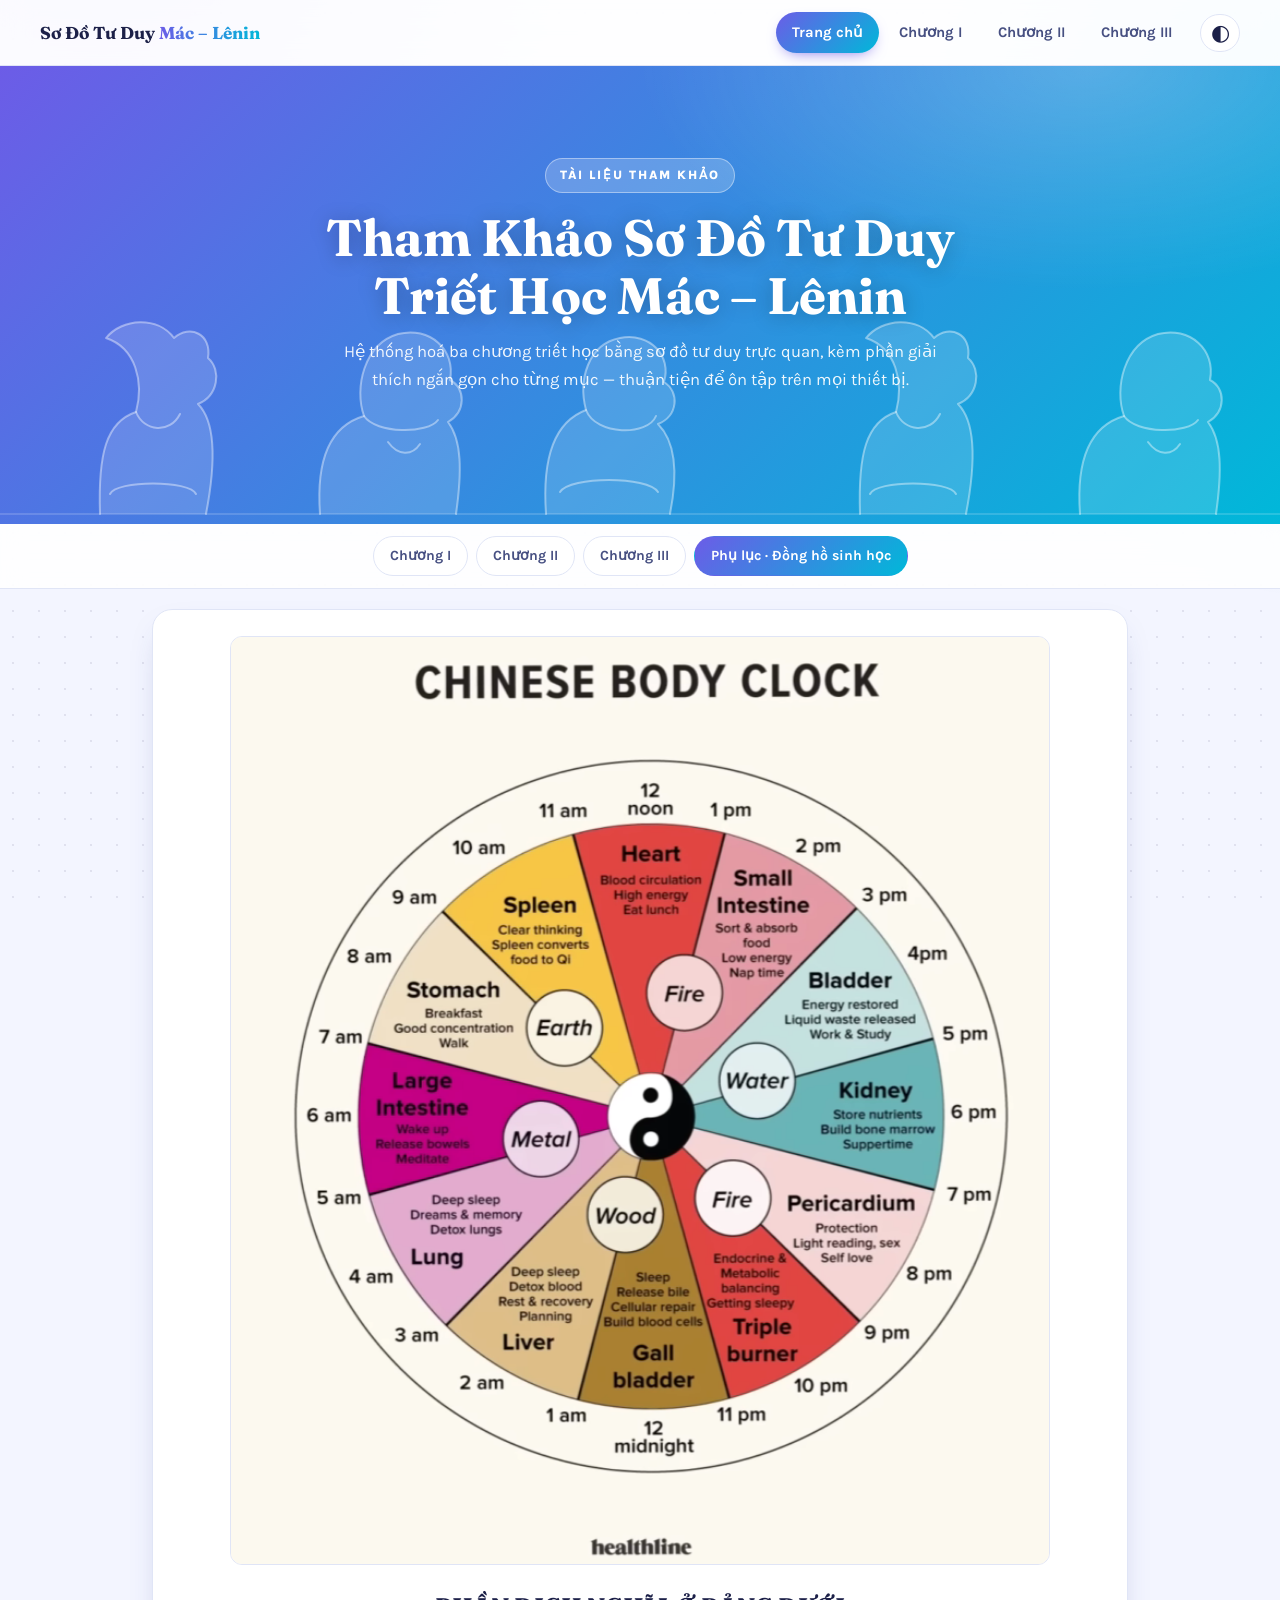
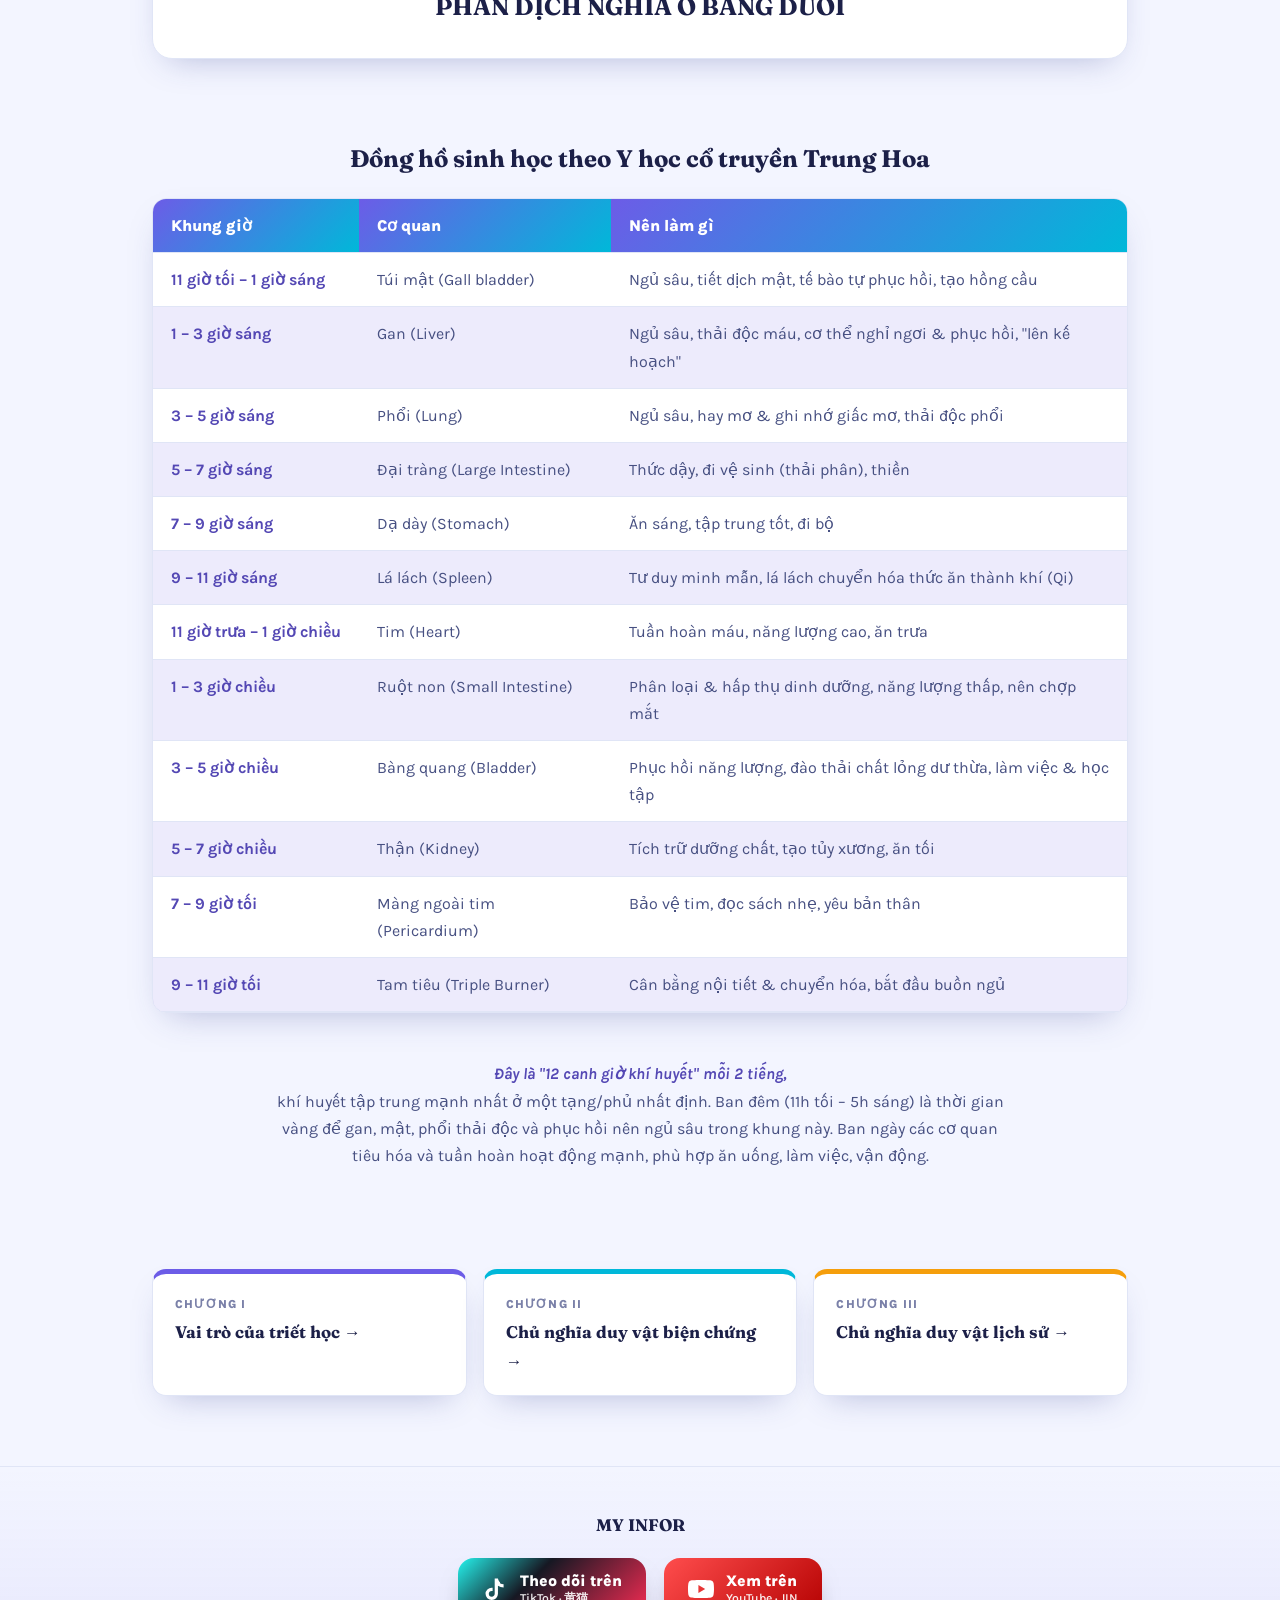
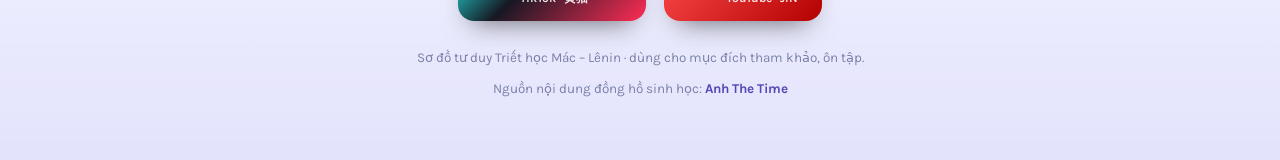
<file: index.html>
<!doctype html>
<html lang="vi">
<head>
  <meta charset="UTF-8" />
  <meta name="viewport" content="width=device-width, initial-scale=1.0, viewport-fit=cover" />
  <title>Tham Khảo Sơ Đồ Tư Duy Triết Học Mác – Lênin</title>
  <meta name="description" content="Sơ đồ tư duy tổng hợp ba chương Triết học Mác – Lênin, kèm bảng đồng hồ sinh học tham khảo.">
  <link rel="preconnect" href="https://fonts.googleapis.com">
  <script>try{var t=localStorage.getItem('theme');if(t)document.documentElement.setAttribute('data-theme',t)}catch(e){}</script>
  <link rel="stylesheet" href="style.css">
</head>
<body class="home">
  <div id="reading-progress"></div>

  <header class="topbar">
    <a class="brand" href="index.html">Sơ Đồ Tư Duy <span>Mác – Lênin</span></a>
    <div class="actions">
      <button class="theme-toggle" aria-label="Đổi giao diện sáng/tối" title="Sáng / Tối">◐</button>
      <button class="nav-toggle" aria-label="Mở menu" aria-expanded="false"><span></span></button>
    </div>
    <ul class="nav-links">
      <li><a href="index.html" aria-current="page">Trang chủ</a></li>
      <li><a href="chuongI.html">Chương I</a></li>
      <li><a href="chuongII.html">Chương II</a></li>
      <li><a href="chuongIII.html">Chương III</a></li>
    </ul>
  </header>

  <section class="hero">
    <span class="eyebrow">TÀI LIỆU THAM KHẢO</span>
    <h1>Tham Khảo Sơ Đồ Tư Duy<br>Triết Học Mác – Lênin</h1>
    <p class="dek">Hệ thống hoá ba chương triết học bằng sơ đồ tư duy trực quan, kèm phần giải thích ngắn gọn cho từng mục — thuận tiện để ôn tập trên mọi thiết bị.</p>
  </section>

  <nav class="toc" aria-label="Mục lục chương">
    <a href="chuongI.html">Chương I</a>
    <a href="chuongII.html">Chương II</a>
    <a href="chuongIII.html">Chương III</a>
    <a href="#thamkhao">Phụ lục · Đồng hồ sinh học</a>
  </nav>

  <main class="container">
    <div class="section">
      <div class="image-box overview-img">
        <div class="image-placeholder">
          <img width="750" height="850" src="img/thoigian.png" alt="Đồng hồ sinh học theo Y học cổ truyền Trung Hoa" loading="lazy">
        </div>
        <h2 id="uh">PHẦN DỊCH NGHĨA Ở BẢNG DƯỚI</h2>
      </div>
    </div>
  </main>

  <div class="table-section" id="thamkhao">
    <h2>Đồng hồ sinh học theo Y học cổ truyền Trung Hoa</h2>
    <table class="data-table">
      <thead>
        <tr>
          <th>Khung giờ</th>
          <th>Cơ quan</th>
          <th>Nên làm gì</th>
        </tr>
      </thead>
      <tbody>
        <tr>
          <td>11 giờ tối – 1 giờ sáng</td>
          <td>Túi mật (Gall bladder)</td>
          <td>Ngủ sâu, tiết dịch mật, tế bào tự phục hồi, tạo hồng cầu</td>
        </tr>
        <tr>
          <td>1 – 3 giờ sáng</td>
          <td>Gan (Liver)</td>
          <td>Ngủ sâu, thải độc máu, cơ thể nghỉ ngơi & phục hồi, "lên kế hoạch"</td>
        </tr>
        <tr>
          <td>3 – 5 giờ sáng</td>
          <td>Phổi (Lung)</td>
          <td>Ngủ sâu, hay mơ & ghi nhớ giấc mơ, thải độc phổi</td>
        </tr>
        <tr>
          <td>5 – 7 giờ sáng</td>
          <td>Đại tràng (Large Intestine)</td>
          <td>Thức dậy, đi vệ sinh (thải phân), thiền</td>
        </tr>
        <tr>
          <td>7 – 9 giờ sáng</td>
          <td>Dạ dày (Stomach)</td>
          <td>Ăn sáng, tập trung tốt, đi bộ</td>
        </tr>
        <tr>
          <td>9 – 11 giờ sáng</td>
          <td>Lá lách (Spleen)</td>
          <td>Tư duy minh mẫn, lá lách chuyển hóa thức ăn thành khí (Qi)</td>
        </tr>
        <tr>
          <td>11 giờ trưa – 1 giờ chiều</td>
          <td>Tim (Heart)</td>
          <td>Tuần hoàn máu, năng lượng cao, ăn trưa</td>
        </tr>
        <tr>
          <td>1 – 3 giờ chiều</td>
          <td>Ruột non (Small Intestine)</td>
          <td>Phân loại & hấp thụ dinh dưỡng, năng lượng thấp, nên chợp mắt</td>
        </tr>
        <tr>
          <td>3 – 5 giờ chiều</td>
          <td>Bàng quang (Bladder)</td>
          <td>Phục hồi năng lượng, đào thải chất lỏng dư thừa, làm việc & học tập</td>
        </tr>
        <tr>
          <td>5 – 7 giờ chiều</td>
          <td>Thận (Kidney)</td>
          <td>Tích trữ dưỡng chất, tạo tủy xương, ăn tối</td>
        </tr>
        <tr>
          <td>7 – 9 giờ tối</td>
          <td>Màng ngoài tim (Pericardium)</td>
          <td>Bảo vệ tim, đọc sách nhẹ, yêu bản thân</td>
        </tr>
        <tr>
          <td>9 – 11 giờ tối</td>
          <td>Tam tiêu (Triple Burner)</td>
          <td>Cân bằng nội tiết & chuyển hóa, bắt đầu buồn ngủ</td>
        </tr>
      </tbody>
    </table>
    <br>
    <div class="room">
      <em>Đây là "12 canh giờ khí huyết" mỗi 2 tiếng,</em> <br>khí huyết tập trung mạnh nhất ở một tạng/phủ nhất định. Ban đêm (11h tối – 5h sáng) là thời gian vàng để gan, mật, phổi thải độc và phục hồi nên ngủ sâu trong khung này. Ban ngày các cơ quan tiêu hóa và tuần hoàn hoạt động mạnh, phù hợp ăn uống, làm việc, vận động.
    </div>
  </div>

  <div class="chapter-switch">
    <a href="chuongI.html">
      <span class="cs-eyebrow">CHƯƠNG I</span>
      <span class="cs-title">Vai trò của triết học →</span>
    </a>
    <a href="chuongII.html">
      <span class="cs-eyebrow">CHƯƠNG II</span>
      <span class="cs-title">Chủ nghĩa duy vật biện chứng →</span>
    </a>
    <a href="chuongIII.html">
      <span class="cs-eyebrow">CHƯƠNG III</span>
      <span class="cs-title">Chủ nghĩa duy vật lịch sử →</span>
    </a>
  </div>

  <footer class="site-footer">
    <div class="foot-title">MY INFOR</div>
    <div class="social-row">
      <a class="social-card tiktok" href="https://www.tiktok.com/@huang_mings" target="_blank" rel="noopener">
        <svg viewBox="0 0 24 24" width="26" height="26" fill="currentColor" aria-hidden="true">
          <path d="M16.6 5.82c-1.02-.86-1.68-2.06-1.86-3.42h-3.02v14.09c0 1.5-1.22 2.71-2.72 2.71a2.71 2.71 0 0 1-2.72-2.71 2.71 2.71 0 0 1 2.72-2.71c.28 0 .55.04.8.12v-3.07a5.9 5.9 0 0 0-.8-.06 5.72 5.72 0 0 0-5.72 5.72A5.72 5.72 0 0 0 9 22.21a5.72 5.72 0 0 0 5.72-5.72V9.01a8.9 8.9 0 0 0 5.2 1.67V7.66c-1.16 0-2.29-.37-3.32-1.05-.02.02-.04 0 0 0z"/>
        </svg>
        <span class="sc-text">Theo dõi trên<br><small>TikTok · 黄猫</small></span>
      </a>

      <a class="social-card youtube" href="http://www.youtube.com/@ghoulboy-208" target="_blank" rel="noopener">
        <svg viewBox="0 0 24 24" width="26" height="26" fill="currentColor" aria-hidden="true">
          <path d="M23.5 6.2a3 3 0 0 0-2.1-2.1C19.6 3.6 12 3.6 12 3.6s-7.6 0-9.4.5a3 3 0 0 0-2.1 2.1C0 8 0 12 0 12s0 4 .5 5.8a3 3 0 0 0 2.1 2.1c1.8.5 9.4.5 9.4.5s7.6 0 9.4-.5a3 3 0 0 0 2.1-2.1C24 16 24 12 24 12s0-4-.5-5.8ZM9.6 15.6V8.4l6.3 3.6-6.3 3.6Z"/>
        </svg>
        <span class="sc-text">Xem trên<br><small>YouTube · JIN</small></span>
      </a>
    </div>
    <p class="legal">Sơ đồ tư duy Triết học Mác – Lênin · dùng cho mục đích tham khảo, ôn tập.</p>
    <p class="legal">Nguồn nội dung đồng hồ sinh học: <strong>Anh The Time</strong></p>
  </footer>

  <button id="back-to-top" aria-label="Về đầu trang">↑</button>
  <div id="lightbox">
    <button class="lb-close" aria-label="Đóng">✕</button>
    <img alt="">
  </div>

  <script src="script.js"></script>
</body>
</html>
</file>
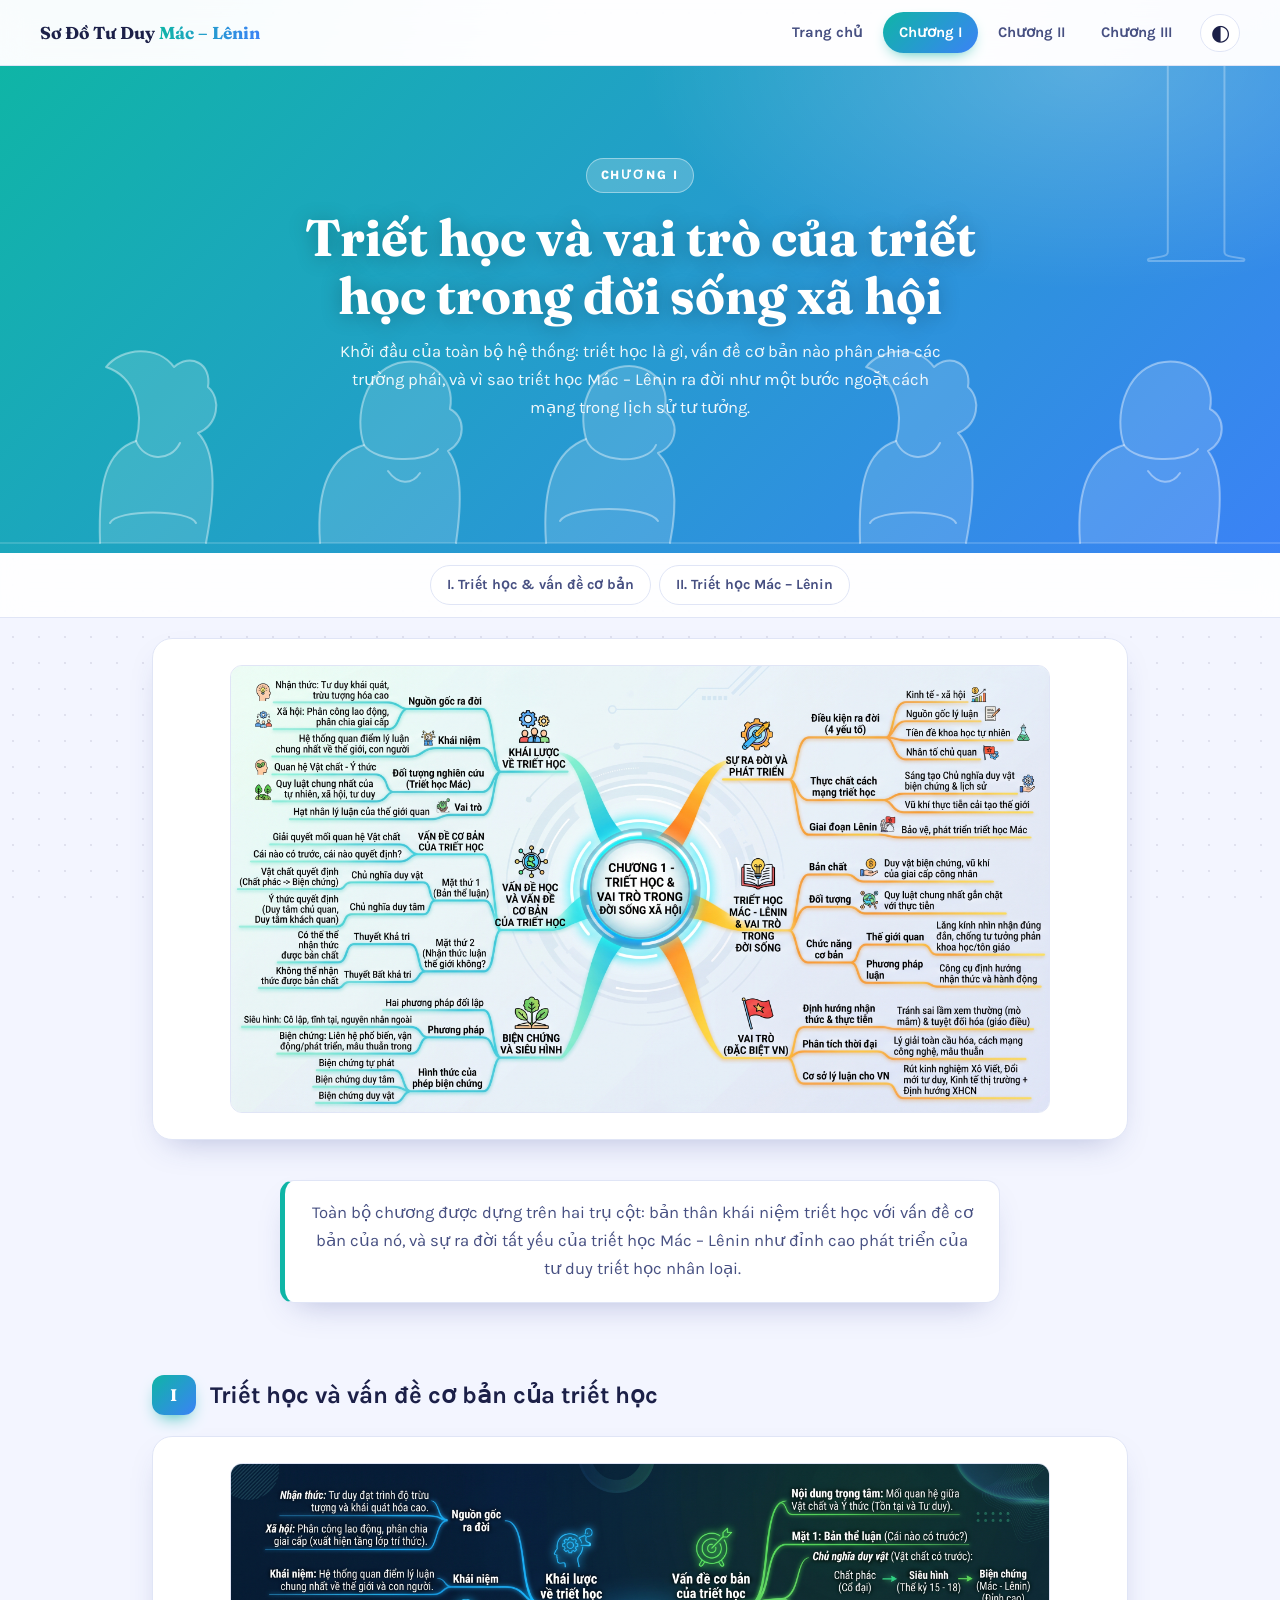
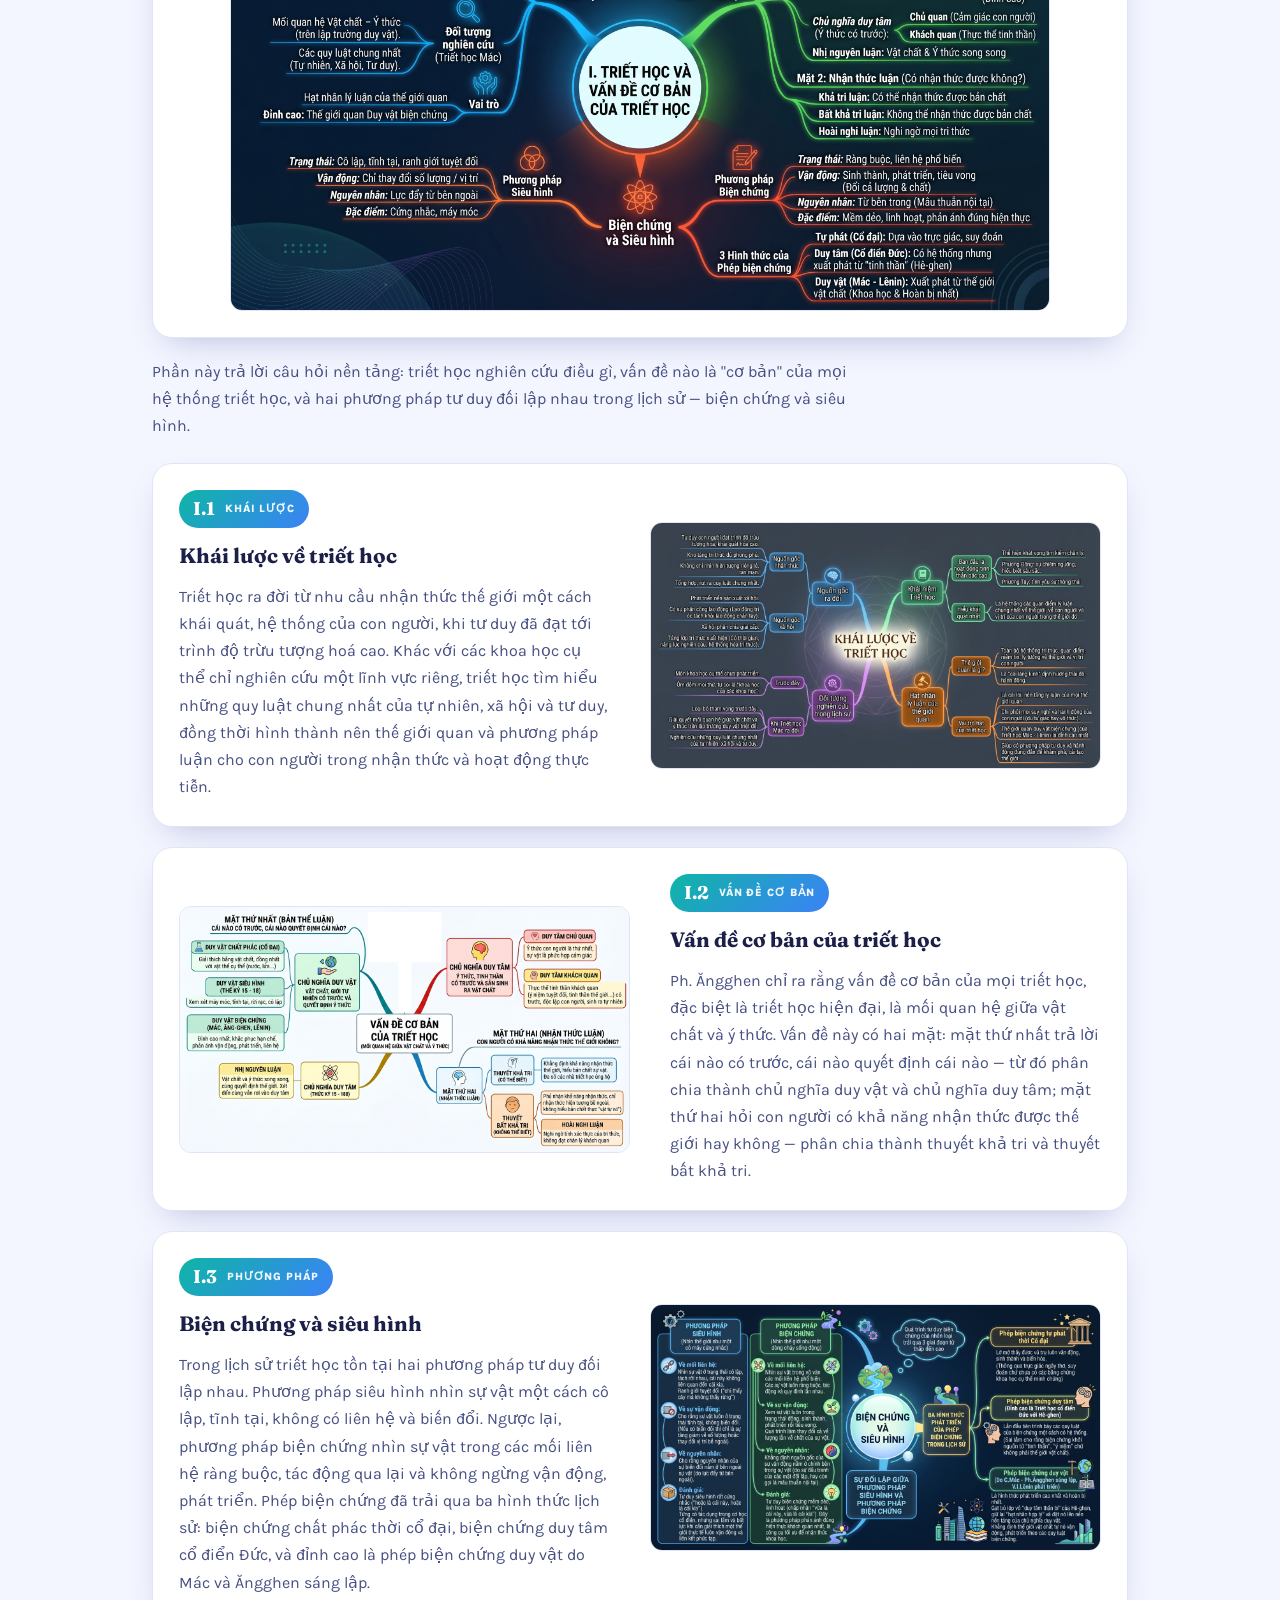
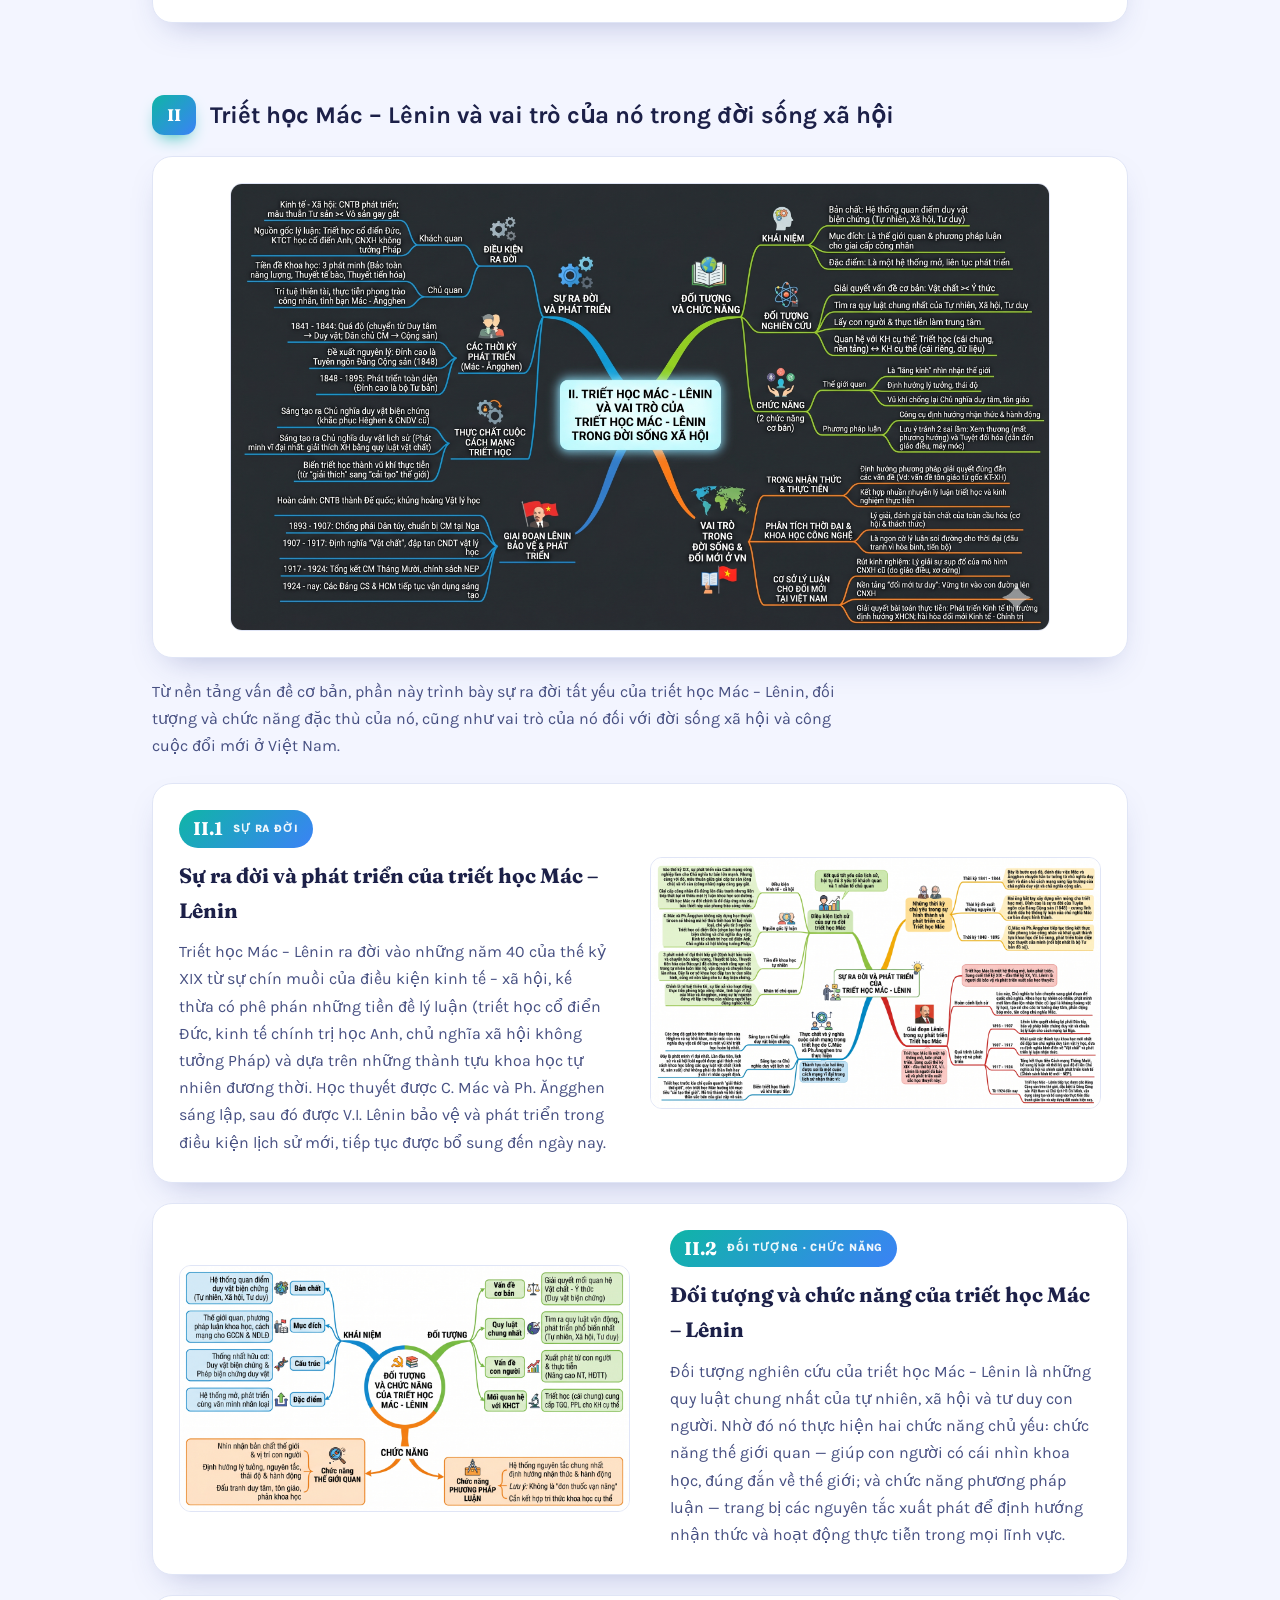
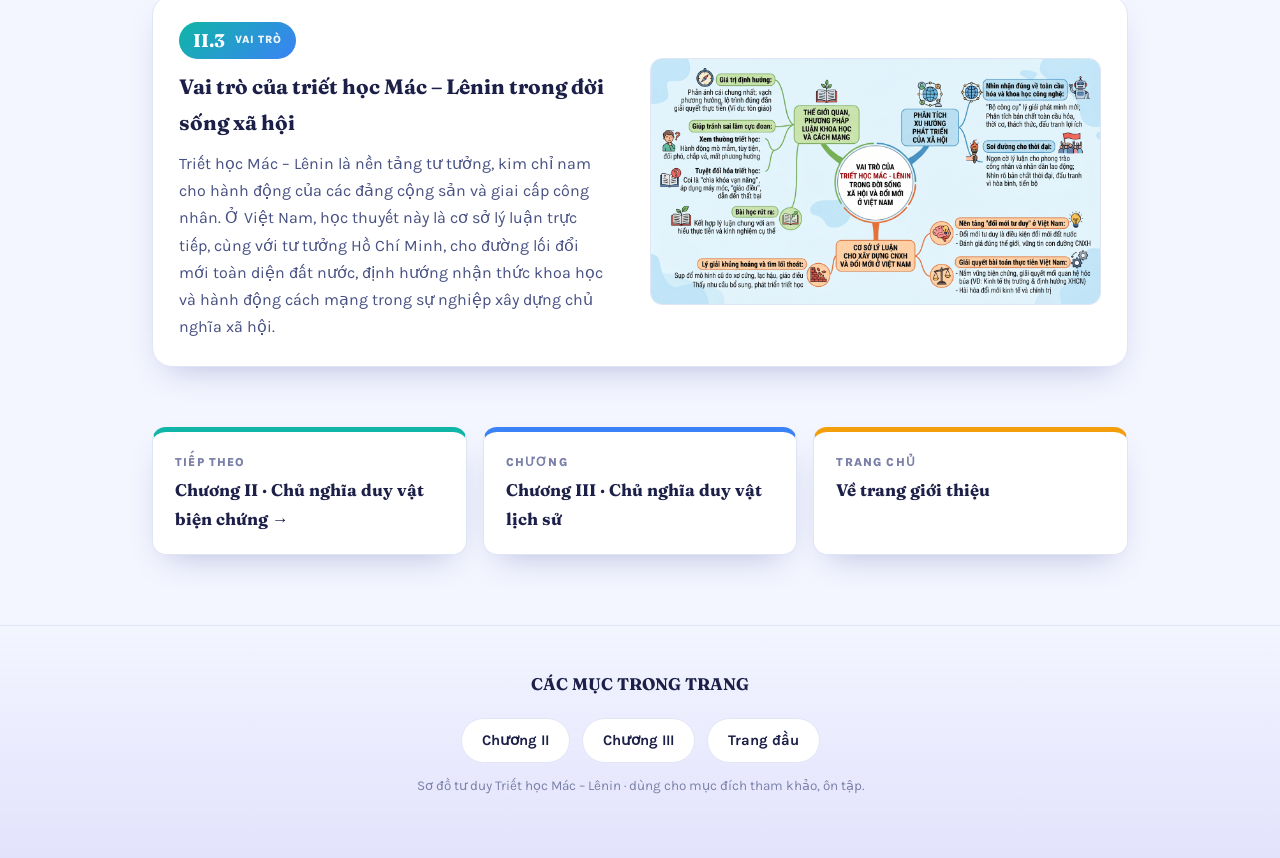
<file: chuongI.html>
<!DOCTYPE html>
<html lang="vi">
<head>
  <meta charset="UTF-8">
  <meta name="viewport" content="width=device-width, initial-scale=1.0, viewport-fit=cover">
  <title>Chương I · Triết học và vai trò của triết học trong đời sống xã hội</title>
  <meta name="description" content="Sơ đồ tư duy Chương I: Triết học và vai trò của triết học trong đời sống xã hội — Triết học Mác - Lênin.">
  <link rel="preconnect" href="https://fonts.googleapis.com">
  <script>try{var t=localStorage.getItem('theme');if(t)document.documentElement.setAttribute('data-theme',t)}catch(e){}</script>
  <link rel="stylesheet" href="style.css">
</head>
<body class="ch1">
  <div id="reading-progress"></div>

  <header class="topbar">
    <a class="brand" href="index.html">Sơ Đồ Tư Duy <span>Mác – Lênin</span></a>
    <div class="actions">
      <button class="theme-toggle" aria-label="Đổi giao diện sáng/tối" title="Sáng / Tối">◐</button>
      <button class="nav-toggle" aria-label="Mở menu" aria-expanded="false"><span></span></button>
    </div>
    <ul class="nav-links">
      <li><a href="index.html">Trang chủ</a></li>
      <li><a href="chuongI.html" aria-current="page">Chương I</a></li>
      <li><a href="chuongII.html">Chương II</a></li>
      <li><a href="chuongIII.html">Chương III</a></li>
    </ul>
  </header>

  <section class="hero">
    <span class="chap-mark" aria-hidden="true">I</span>
    <span class="eyebrow">CHƯƠNG I</span>
    <h1>Triết học và vai trò của triết học trong đời sống xã hội</h1>
    <p class="dek">Khởi đầu của toàn bộ hệ thống: triết học là gì, vấn đề cơ bản nào phân chia các trường phái, và vì sao triết học Mác – Lênin ra đời như một bước ngoặt cách mạng trong lịch sử tư tưởng.</p>
  </section>

  <nav class="toc" aria-label="Mục lục chương">
    <a href="#phan-1">I. Triết học & vấn đề cơ bản</a>
    <a href="#phan-2">II. Triết học Mác – Lênin</a>
  </nav>

  <main class="container">
    <div class="section">
      <div class="image-box overview-img">
        <div class="image-placeholder">
          <img width="1800" height="981" src="img/C1.jpg" alt="Sơ đồ tư duy tổng quan Chương I" loading="lazy">
        </div>
      </div>
    </div>

    <p class="intro">Toàn bộ chương được dựng trên hai trụ cột: bản thân khái niệm triết học với vấn đề cơ bản của nó, và sự ra đời tất yếu của triết học Mác – Lênin như đỉnh cao phát triển của tư duy triết học nhân loại.</p>

    <h2 class="part-head" id="phan-1"><span class="num">I</span><span>Triết học và vấn đề cơ bản của triết học</span></h2>
    <div class="section">
      <div class="image-box overview-img">
        <div class="image-placeholder">
          <img width="1800" height="981" src="img/C1-I.jpg" alt="Sơ đồ Phần I chương I" loading="lazy">
        </div>
      </div>
    </div>
    <p class="part-overview">Phần này trả lời câu hỏi nền tảng: triết học nghiên cứu điều gì, vấn đề nào là "cơ bản" của mọi hệ thống triết học, và hai phương pháp tư duy đối lập nhau trong lịch sử — biện chứng và siêu hình.</p>

    <div class="section reverse">
      <div class="image-box">
        <div class="image-placeholder">
          <img width="1800" height="981" src="img/C1-I-1.jpg" alt="Khái lược về triết học" loading="lazy">
        </div>
      </div>
      <div class="text-box">
        <span class="tag">I.1 <small>KHÁI LƯỢC</small></span>
        <h3>Khái lược về triết học</h3>
        <p>Triết học ra đời từ nhu cầu nhận thức thế giới một cách khái quát, hệ thống của con người, khi tư duy đã đạt tới trình độ trừu tượng hoá cao. Khác với các khoa học cụ thể chỉ nghiên cứu một lĩnh vực riêng, triết học tìm hiểu những quy luật chung nhất của tự nhiên, xã hội và tư duy, đồng thời hình thành nên thế giới quan và phương pháp luận cho con người trong nhận thức và hoạt động thực tiễn.</p>
      </div>
    </div>

    <div class="section">
      <div class="image-box">
        <div class="image-placeholder">
          <img width="1800" height="981" src="img/C1-I-2.jpg" alt="Vấn đề cơ bản của triết học" loading="lazy">
        </div>
      </div>
      <div class="text-box">
        <span class="tag">I.2 <small>VẤN ĐỀ CƠ BẢN</small></span>
        <h3>Vấn đề cơ bản của triết học</h3>
        <p>Ph. Ăngghen chỉ ra rằng vấn đề cơ bản của mọi triết học, đặc biệt là triết học hiện đại, là mối quan hệ giữa vật chất và ý thức. Vấn đề này có hai mặt: mặt thứ nhất trả lời cái nào có trước, cái nào quyết định cái nào — từ đó phân chia thành chủ nghĩa duy vật và chủ nghĩa duy tâm; mặt thứ hai hỏi con người có khả năng nhận thức được thế giới hay không — phân chia thành thuyết khả tri và thuyết bất khả tri.</p>
      </div>
    </div>

    <div class="section reverse">
      <div class="image-box">
        <div class="image-placeholder">
          <img width="1800" height="981" src="img/C1-I-3.jpg" alt="Biện chứng và siêu hình" loading="lazy">
        </div>
      </div>
      <div class="text-box">
        <span class="tag">I.3 <small>PHƯƠNG PHÁP</small></span>
        <h3>Biện chứng và siêu hình</h3>
        <p>Trong lịch sử triết học tồn tại hai phương pháp tư duy đối lập nhau. Phương pháp siêu hình nhìn sự vật một cách cô lập, tĩnh tại, không có liên hệ và biến đổi. Ngược lại, phương pháp biện chứng nhìn sự vật trong các mối liên hệ ràng buộc, tác động qua lại và không ngừng vận động, phát triển. Phép biện chứng đã trải qua ba hình thức lịch sử: biện chứng chất phác thời cổ đại, biện chứng duy tâm cổ điển Đức, và đỉnh cao là phép biện chứng duy vật do Mác và Ăngghen sáng lập.</p>
      </div>
    </div>

    <h2 class="part-head" id="phan-2"><span class="num">II</span><span>Triết học Mác – Lênin và vai trò của nó trong đời sống xã hội</span></h2>
    <div class="section">
      <div class="image-box overview-img">
        <div class="image-placeholder">
          <img width="1800" height="981" src="img/C1-II.png" alt="Sơ đồ Phần II chương I" loading="lazy">
        </div>
      </div>
    </div>
    <p class="part-overview">Từ nền tảng vấn đề cơ bản, phần này trình bày sự ra đời tất yếu của triết học Mác – Lênin, đối tượng và chức năng đặc thù của nó, cũng như vai trò của nó đối với đời sống xã hội và công cuộc đổi mới ở Việt Nam.</p>

    <div class="section reverse">
      <div class="image-box">
        <div class="image-placeholder">
          <img width="1800" height="1004" src="img/C1-II-1.jpg" alt="Sự ra đời và phát triển của triết học Mác - Lênin" loading="lazy">
        </div>
      </div>
      <div class="text-box">
        <span class="tag">II.1 <small>SỰ RA ĐỜI</small></span>
        <h3>Sự ra đời và phát triển của triết học Mác – Lênin</h3>
        <p>Triết học Mác – Lênin ra đời vào những năm 40 của thế kỷ XIX từ sự chín muồi của điều kiện kinh tế – xã hội, kế thừa có phê phán những tiền đề lý luận (triết học cổ điển Đức, kinh tế chính trị học Anh, chủ nghĩa xã hội không tưởng Pháp) và dựa trên những thành tựu khoa học tự nhiên đương thời. Học thuyết được C. Mác và Ph. Ăngghen sáng lập, sau đó được V.I. Lênin bảo vệ và phát triển trong điều kiện lịch sử mới, tiếp tục được bổ sung đến ngày nay.</p>
      </div>
    </div>

    <div class="section">
      <div class="image-box">
        <div class="image-placeholder">
          <img width="1800" height="981" src="img/C1-II-2.jpg" alt="Đối tượng và chức năng của triết học Mác - Lênin" loading="lazy">
        </div>
      </div>
      <div class="text-box">
        <span class="tag">II.2 <small>ĐỐI TƯỢNG · CHỨC NĂNG</small></span>
        <h3>Đối tượng và chức năng của triết học Mác – Lênin</h3>
        <p>Đối tượng nghiên cứu của triết học Mác – Lênin là những quy luật chung nhất của tự nhiên, xã hội và tư duy con người. Nhờ đó nó thực hiện hai chức năng chủ yếu: chức năng thế giới quan — giúp con người có cái nhìn khoa học, đúng đắn về thế giới; và chức năng phương pháp luận — trang bị các nguyên tắc xuất phát để định hướng nhận thức và hoạt động thực tiễn trong mọi lĩnh vực.</p>
      </div>
    </div>

    <div class="section reverse">
      <div class="image-box">
        <div class="image-placeholder">
          <img width="1800" height="981" src="img/C1-II-3.jpg" alt="Vai trò của triết học Mác - Lênin" loading="lazy">
        </div>
      </div>
      <div class="text-box">
        <span class="tag">II.3 <small>VAI TRÒ</small></span>
        <h3>Vai trò của triết học Mác – Lênin trong đời sống xã hội</h3>
        <p>Triết học Mác – Lênin là nền tảng tư tưởng, kim chỉ nam cho hành động của các đảng cộng sản và giai cấp công nhân. Ở Việt Nam, học thuyết này là cơ sở lý luận trực tiếp, cùng với tư tưởng Hồ Chí Minh, cho đường lối đổi mới toàn diện đất nước, định hướng nhận thức khoa học và hành động cách mạng trong sự nghiệp xây dựng chủ nghĩa xã hội.</p>
      </div>
    </div>
  </main>

  <div class="chapter-switch">
    <a href="chuongII.html">
      <span class="cs-eyebrow">TIẾP THEO</span>
      <span class="cs-title">Chương II · Chủ nghĩa duy vật biện chứng →</span>
    </a>
    <a href="chuongIII.html">
      <span class="cs-eyebrow">CHƯƠNG</span>
      <span class="cs-title">Chương III · Chủ nghĩa duy vật lịch sử</span>
    </a>
    <a href="index.html">
      <span class="cs-eyebrow">TRANG CHỦ</span>
      <span class="cs-title">Về trang giới thiệu</span>
    </a>
  </div>

  <footer class="site-footer">
    <div class="foot-title">CÁC MỤC TRONG TRANG</div>
    <a class="btn" href="chuongII.html">Chương II</a>
    <a class="btn" href="chuongIII.html">Chương III</a>
    <a class="btn" href="index.html">Trang đầu</a>
    <p class="legal">Sơ đồ tư duy Triết học Mác – Lênin · dùng cho mục đích tham khảo, ôn tập.</p>
  </footer>

  <button id="back-to-top" aria-label="Về đầu trang">↑</button>
  <div id="lightbox">
    <button class="lb-close" aria-label="Đóng">✕</button>
    <img alt="">
  </div>

  <script src="script.js"></script>
</body>
</html>
</file>
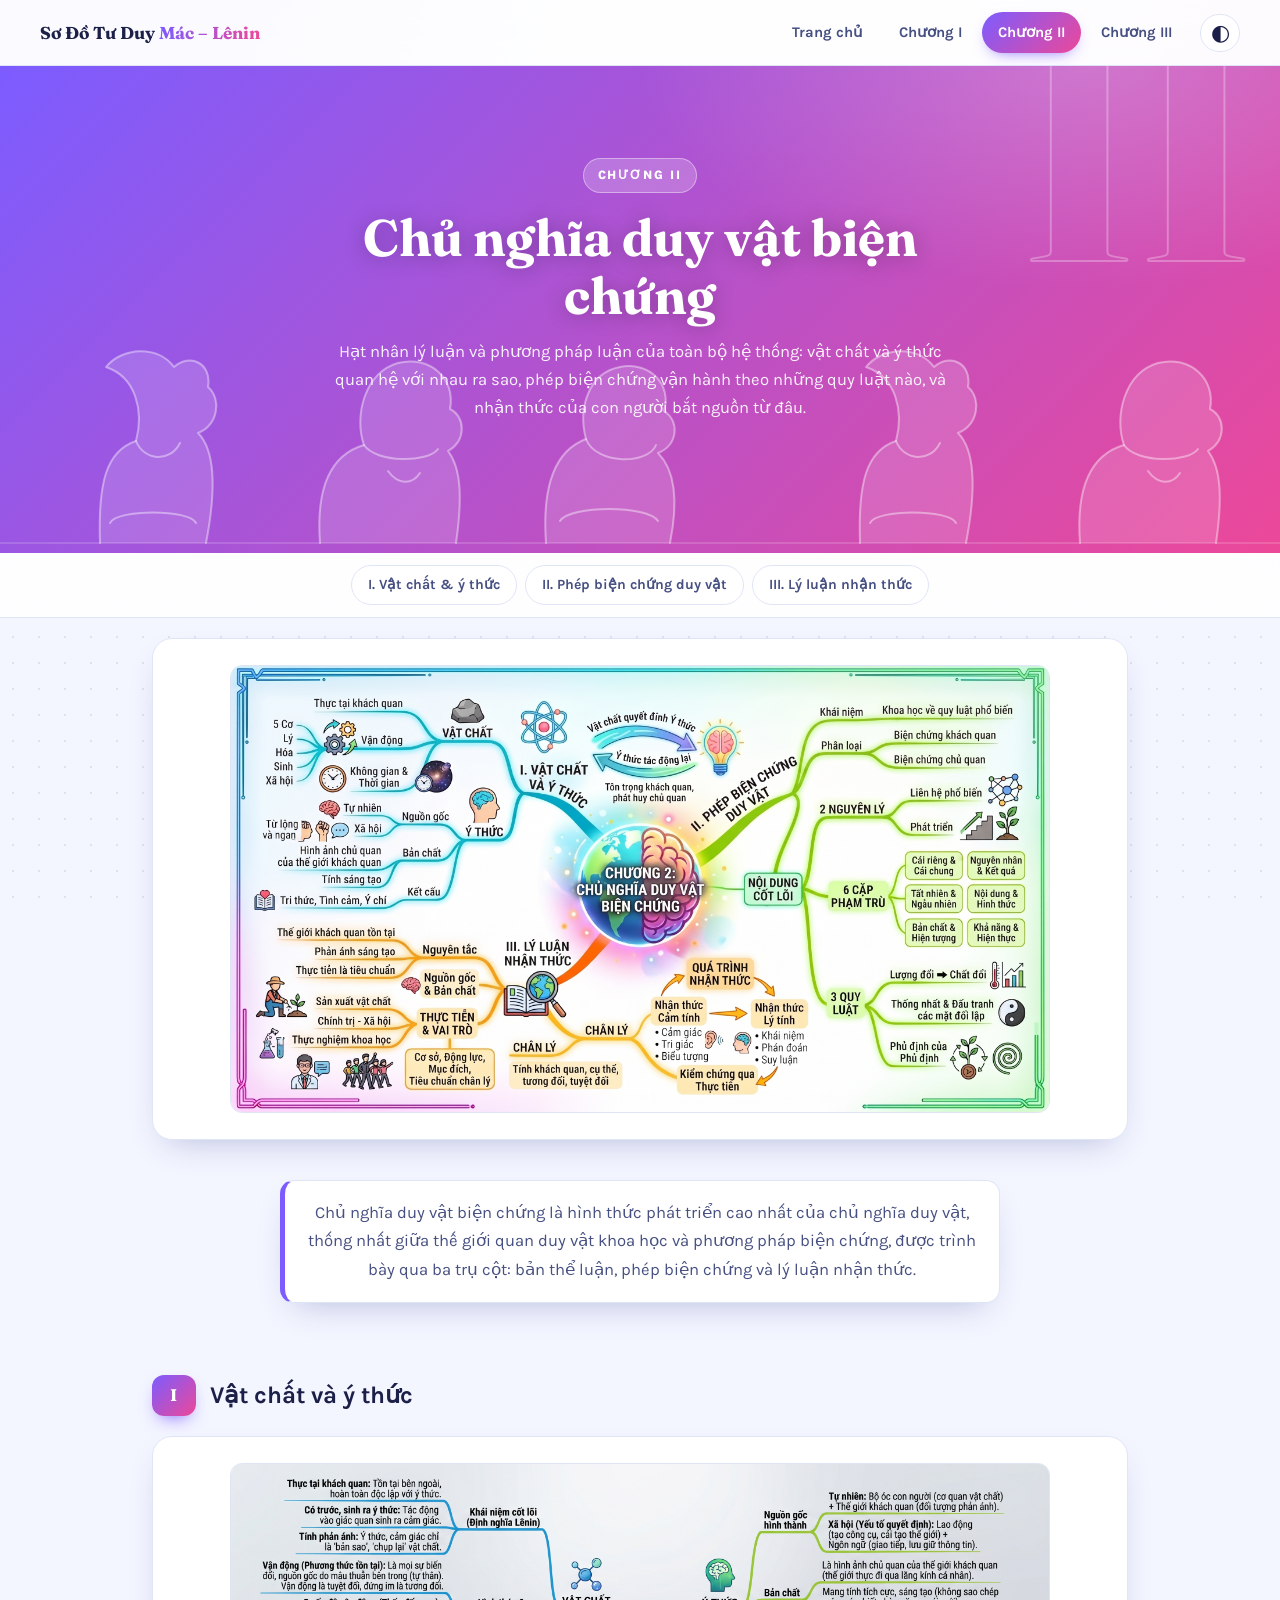
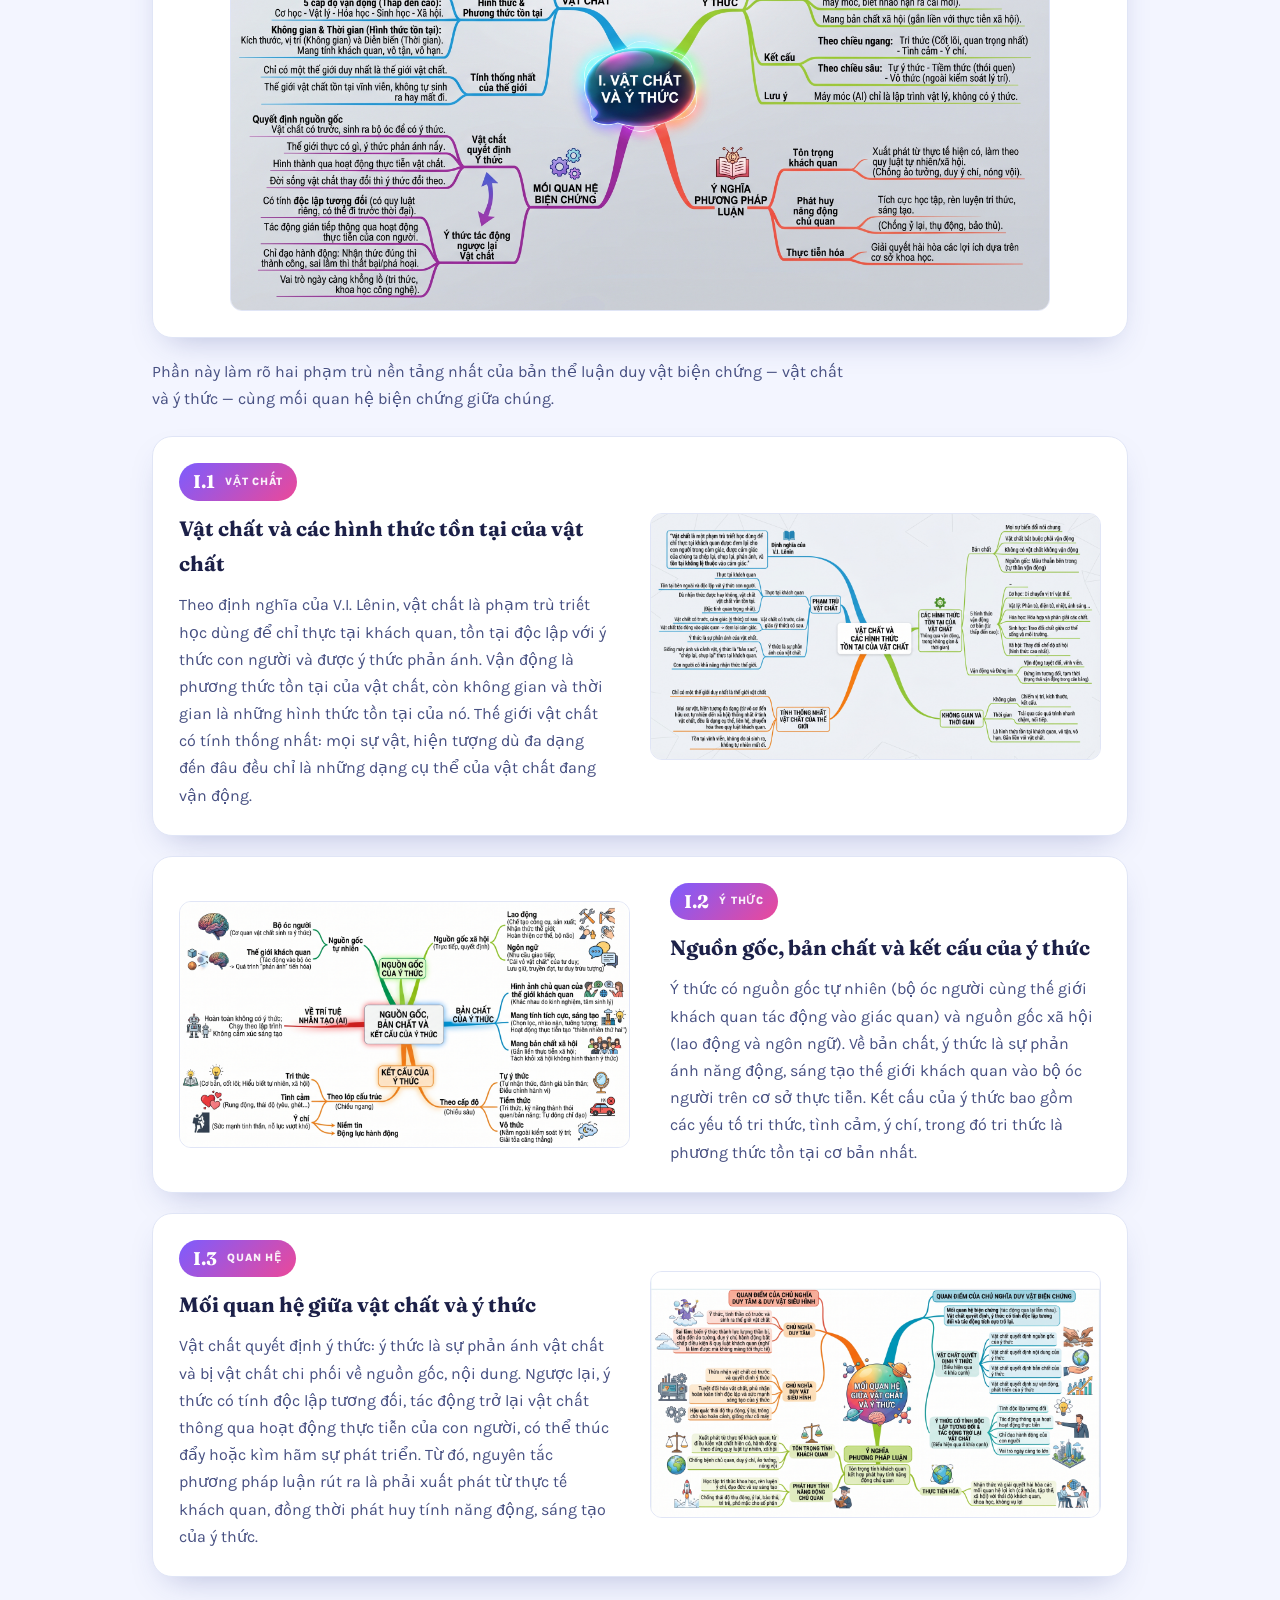
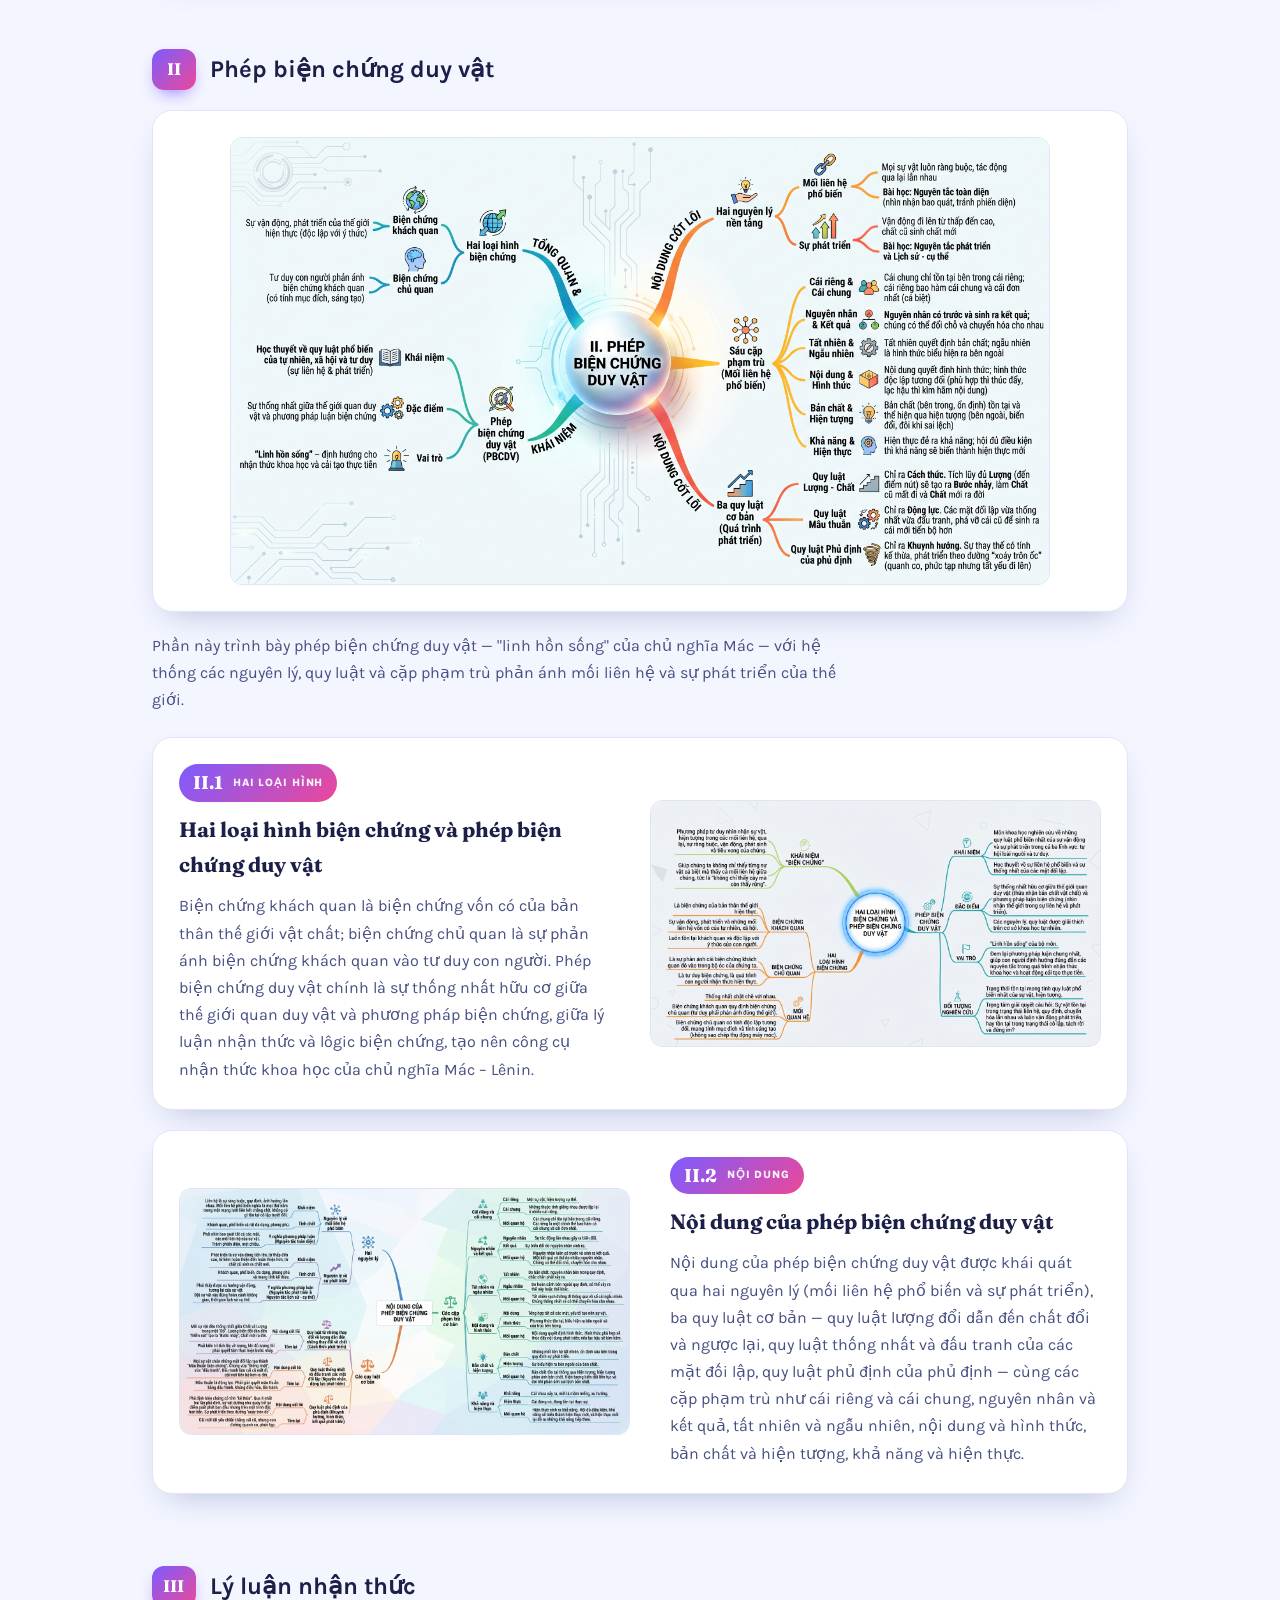
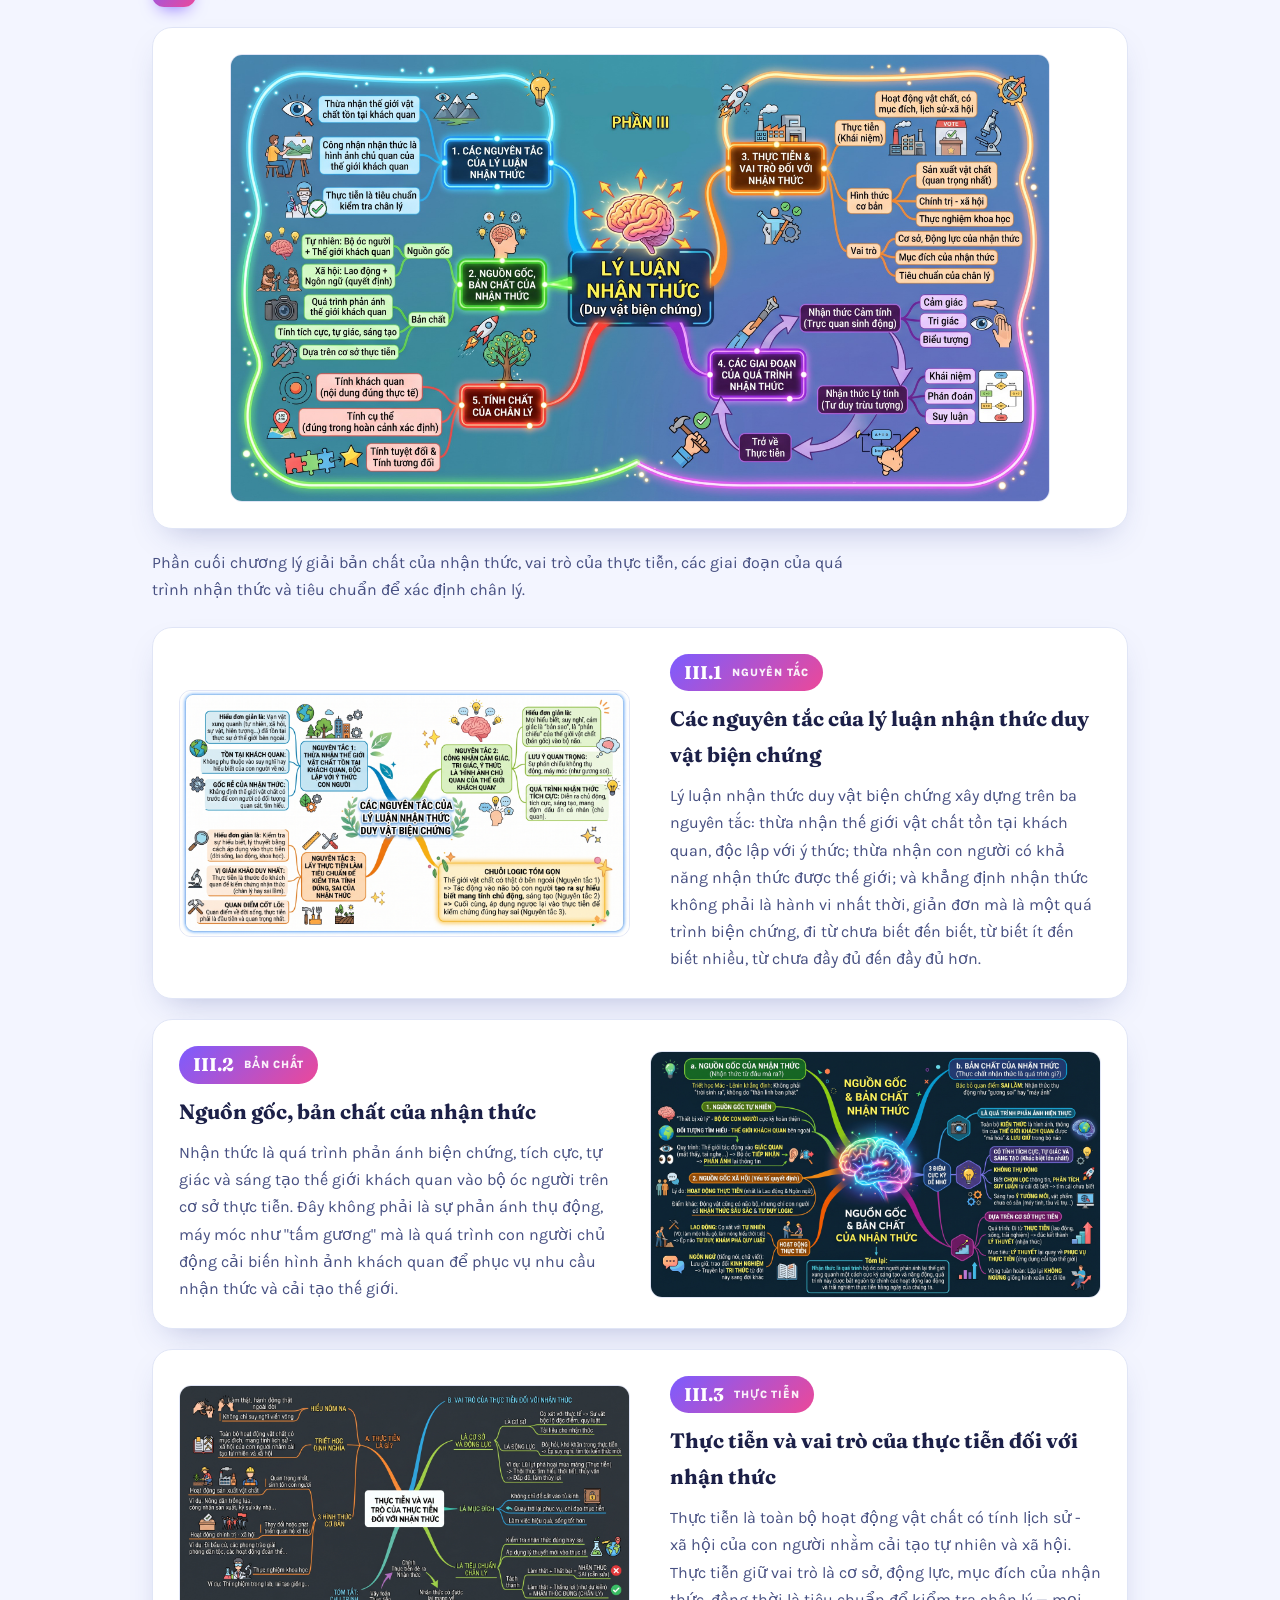
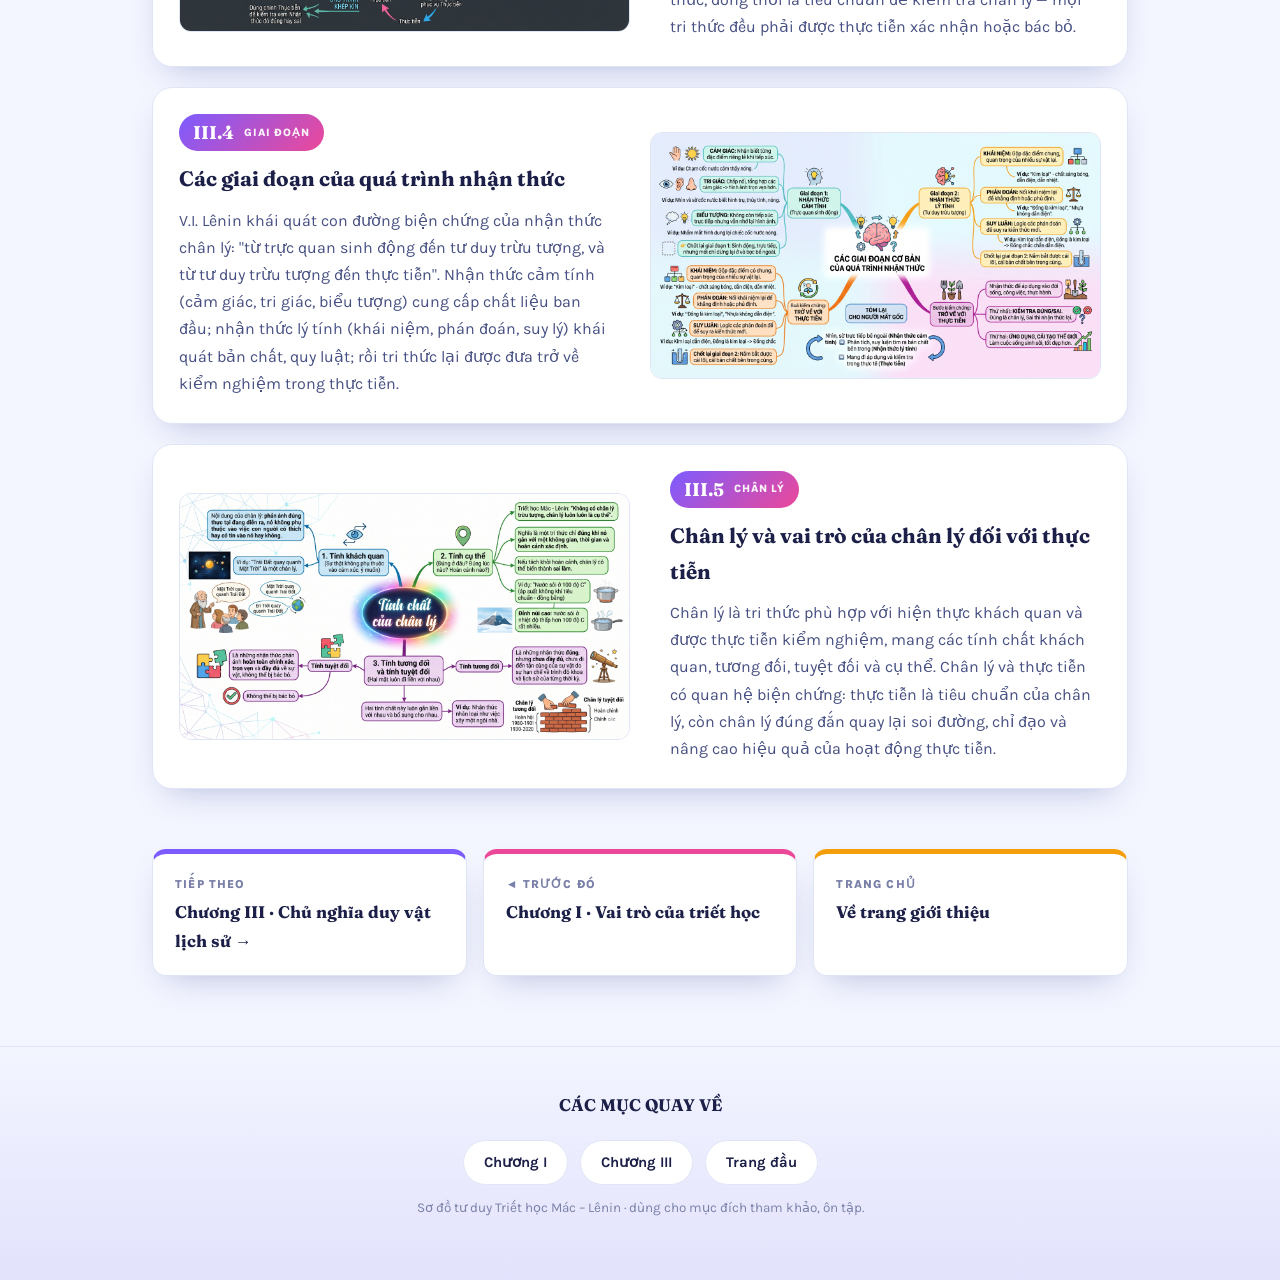
<file: chuongII.html>
<!DOCTYPE html>
<html lang="vi">
<head>
  <meta charset="UTF-8">
  <meta name="viewport" content="width=device-width, initial-scale=1.0, viewport-fit=cover">
  <title>Chương II · Chủ nghĩa duy vật biện chứng</title>
  <meta name="description" content="Sơ đồ tư duy Chương II: Chủ nghĩa duy vật biện chứng — vật chất, ý thức, phép biện chứng và lý luận nhận thức.">
  <link rel="preconnect" href="https://fonts.googleapis.com">
  <script>try{var t=localStorage.getItem('theme');if(t)document.documentElement.setAttribute('data-theme',t)}catch(e){}</script>
  <link rel="stylesheet" href="style.css">
</head>
<body class="ch2">
  <div id="reading-progress"></div>

  <header class="topbar">
    <a class="brand" href="index.html">Sơ Đồ Tư Duy <span>Mác – Lênin</span></a>
    <div class="actions">
      <button class="theme-toggle" aria-label="Đổi giao diện sáng/tối" title="Sáng / Tối">◐</button>
      <button class="nav-toggle" aria-label="Mở menu" aria-expanded="false"><span></span></button>
    </div>
    <ul class="nav-links">
      <li><a href="index.html">Trang chủ</a></li>
      <li><a href="chuongI.html">Chương I</a></li>
      <li><a href="chuongII.html" aria-current="page">Chương II</a></li>
      <li><a href="chuongIII.html">Chương III</a></li>
    </ul>
  </header>

  <section class="hero">
    <span class="chap-mark" aria-hidden="true">II</span>
    <span class="eyebrow">CHƯƠNG II</span>
    <h1>Chủ nghĩa duy vật biện chứng</h1>
    <p class="dek">Hạt nhân lý luận và phương pháp luận của toàn bộ hệ thống: vật chất và ý thức quan hệ với nhau ra sao, phép biện chứng vận hành theo những quy luật nào, và nhận thức của con người bắt nguồn từ đâu.</p>
  </section>

  <nav class="toc" aria-label="Mục lục chương">
    <a href="#phan-1">I. Vật chất & ý thức</a>
    <a href="#phan-2">II. Phép biện chứng duy vật</a>
    <a href="#phan-3">III. Lý luận nhận thức</a>
  </nav>

  <main class="container">
    <div class="section">
      <div class="image-box overview-img">
        <div class="image-placeholder">
          <img width="1800" height="982" src="img/C2.jpg" alt="Sơ đồ tư duy tổng quan Chương II" loading="lazy">
        </div>
      </div>
    </div>

    <p class="intro">Chủ nghĩa duy vật biện chứng là hình thức phát triển cao nhất của chủ nghĩa duy vật, thống nhất giữa thế giới quan duy vật khoa học và phương pháp biện chứng, được trình bày qua ba trụ cột: bản thể luận, phép biện chứng và lý luận nhận thức.</p>

    <h2 class="part-head" id="phan-1"><span class="num">I</span><span>Vật chất và ý thức</span></h2>
    <div class="section">
      <div class="image-box overview-img">
        <div class="image-placeholder">
          <img width="1800" height="981" src="img/C2-I.jpg" alt="Sơ đồ Phần I chương II" loading="lazy">
        </div>
      </div>
    </div>
    <p class="part-overview">Phần này làm rõ hai phạm trù nền tảng nhất của bản thể luận duy vật biện chứng — vật chất và ý thức — cùng mối quan hệ biện chứng giữa chúng.</p>

    <div class="section reverse">
      <div class="image-box">
        <div class="image-placeholder">
          <img width="1800" height="981" src="img/C2-I-1.jpg" alt="Vật chất và các hình thức tồn tại của vật chất" loading="lazy">
        </div>
      </div>
      <div class="text-box">
        <span class="tag">I.1 <small>VẬT CHẤT</small></span>
        <h3>Vật chất và các hình thức tồn tại của vật chất</h3>
        <p>Theo định nghĩa của V.I. Lênin, vật chất là phạm trù triết học dùng để chỉ thực tại khách quan, tồn tại độc lập với ý thức con người và được ý thức phản ánh. Vận động là phương thức tồn tại của vật chất, còn không gian và thời gian là những hình thức tồn tại của nó. Thế giới vật chất có tính thống nhất: mọi sự vật, hiện tượng dù đa dạng đến đâu đều chỉ là những dạng cụ thể của vật chất đang vận động.</p>
      </div>
    </div>

    <div class="section">
      <div class="image-box">
        <div class="image-placeholder">
          <img width="1800" height="981" src="img/C2-I-2.png" alt="Nguồn gốc, bản chất và kết cấu của ý thức" loading="lazy">
        </div>
      </div>
      <div class="text-box">
        <span class="tag">I.2 <small>Ý THỨC</small></span>
        <h3>Nguồn gốc, bản chất và kết cấu của ý thức</h3>
        <p>Ý thức có nguồn gốc tự nhiên (bộ óc người cùng thế giới khách quan tác động vào giác quan) và nguồn gốc xã hội (lao động và ngôn ngữ). Về bản chất, ý thức là sự phản ánh năng động, sáng tạo thế giới khách quan vào bộ óc người trên cơ sở thực tiễn. Kết cấu của ý thức bao gồm các yếu tố tri thức, tình cảm, ý chí, trong đó tri thức là phương thức tồn tại cơ bản nhất.</p>
      </div>
    </div>

    <div class="section reverse">
      <div class="image-box">
        <div class="image-placeholder">
          <img width="1800" height="981" src="img/C2-I-3.png" alt="Mối quan hệ giữa vật chất và ý thức" loading="lazy">
        </div>
      </div>
      <div class="text-box">
        <span class="tag">I.3 <small>QUAN HỆ</small></span>
        <h3>Mối quan hệ giữa vật chất và ý thức</h3>
        <p>Vật chất quyết định ý thức: ý thức là sự phản ánh vật chất và bị vật chất chi phối về nguồn gốc, nội dung. Ngược lại, ý thức có tính độc lập tương đối, tác động trở lại vật chất thông qua hoạt động thực tiễn của con người, có thể thúc đẩy hoặc kìm hãm sự phát triển. Từ đó, nguyên tắc phương pháp luận rút ra là phải xuất phát từ thực tế khách quan, đồng thời phát huy tính năng động, sáng tạo của ý thức.</p>
      </div>
    </div>

    <h2 class="part-head" id="phan-2"><span class="num">II</span><span>Phép biện chứng duy vật</span></h2>
    <div class="section">
      <div class="image-box overview-img">
        <div class="image-placeholder">
          <img width="1800" height="981" src="img/C2-II.jpg" alt="Sơ đồ Phần II chương II" loading="lazy">
        </div>
      </div>
    </div>
    <p class="part-overview">Phần này trình bày phép biện chứng duy vật — "linh hồn sống" của chủ nghĩa Mác — với hệ thống các nguyên lý, quy luật và cặp phạm trù phản ánh mối liên hệ và sự phát triển của thế giới.</p>

    <div class="section reverse">
      <div class="image-box">
        <div class="image-placeholder">
          <img width="1800" height="981" src="img/C2-II-1.jpg" alt="Hai loại hình biện chứng và phép biện chứng duy vật" loading="lazy">
        </div>
      </div>
      <div class="text-box">
        <span class="tag">II.1 <small>HAI LOẠI HÌNH</small></span>
        <h3>Hai loại hình biện chứng và phép biện chứng duy vật</h3>
        <p>Biện chứng khách quan là biện chứng vốn có của bản thân thế giới vật chất; biện chứng chủ quan là sự phản ánh biện chứng khách quan vào tư duy con người. Phép biện chứng duy vật chính là sự thống nhất hữu cơ giữa thế giới quan duy vật và phương pháp biện chứng, giữa lý luận nhận thức và lôgic biện chứng, tạo nên công cụ nhận thức khoa học của chủ nghĩa Mác – Lênin.</p>
      </div>
    </div>

    <div class="section">
      <div class="image-box">
        <div class="image-placeholder">
          <img width="1800" height="981" src="img/C2-II-2.jpg" alt="Nội dung của phép biện chứng duy vật" loading="lazy">
        </div>
      </div>
      <div class="text-box">
        <span class="tag">II.2 <small>NỘI DUNG</small></span>
        <h3>Nội dung của phép biện chứng duy vật</h3>
        <p>Nội dung của phép biện chứng duy vật được khái quát qua hai nguyên lý (mối liên hệ phổ biến và sự phát triển), ba quy luật cơ bản — quy luật lượng đổi dẫn đến chất đổi và ngược lại, quy luật thống nhất và đấu tranh của các mặt đối lập, quy luật phủ định của phủ định — cùng các cặp phạm trù như cái riêng và cái chung, nguyên nhân và kết quả, tất nhiên và ngẫu nhiên, nội dung và hình thức, bản chất và hiện tượng, khả năng và hiện thực.</p>
      </div>
    </div>

    <h2 class="part-head" id="phan-3"><span class="num">III</span><span>Lý luận nhận thức</span></h2>
    <div class="section reverse">
      <div class="image-box overview-img">
        <div class="image-placeholder">
          <img width="1800" height="981" src="img/C2-III.jpg" alt="Sơ đồ Phần III chương II" loading="lazy">
        </div>
      </div>
    </div>
    <p class="part-overview">Phần cuối chương lý giải bản chất của nhận thức, vai trò của thực tiễn, các giai đoạn của quá trình nhận thức và tiêu chuẩn để xác định chân lý.</p>

    <div class="section">
      <div class="image-box">
        <div class="image-placeholder">
          <img width="1800" height="981" src="img/C2-III-1.png" alt="Các nguyên tắc của lý luận nhận thức duy vật biện chứng" loading="lazy">
        </div>
      </div>
      <div class="text-box">
        <span class="tag">III.1 <small>NGUYÊN TẮC</small></span>
        <h3>Các nguyên tắc của lý luận nhận thức duy vật biện chứng</h3>
        <p>Lý luận nhận thức duy vật biện chứng xây dựng trên ba nguyên tắc: thừa nhận thế giới vật chất tồn tại khách quan, độc lập với ý thức; thừa nhận con người có khả năng nhận thức được thế giới; và khẳng định nhận thức không phải là hành vi nhất thời, giản đơn mà là một quá trình biện chứng, đi từ chưa biết đến biết, từ biết ít đến biết nhiều, từ chưa đầy đủ đến đầy đủ hơn.</p>
      </div>
    </div>

    <div class="section reverse">
      <div class="image-box">
        <div class="image-placeholder">
          <img width="1800" height="981" src="img/C2-III-2.jpg" alt="Nguồn gốc, bản chất của nhận thức" loading="lazy">
        </div>
      </div>
      <div class="text-box">
        <span class="tag">III.2 <small>BẢN CHẤT</small></span>
        <h3>Nguồn gốc, bản chất của nhận thức</h3>
        <p>Nhận thức là quá trình phản ánh biện chứng, tích cực, tự giác và sáng tạo thế giới khách quan vào bộ óc người trên cơ sở thực tiễn. Đây không phải là sự phản ánh thụ động, máy móc như "tấm gương" mà là quá trình con người chủ động cải biến hình ảnh khách quan để phục vụ nhu cầu nhận thức và cải tạo thế giới.</p>
      </div>
    </div>

    <div class="section">
      <div class="image-box">
        <div class="image-placeholder">
          <img width="1800" height="981" src="img/C2-III-3.jpg" alt="Thực tiễn và vai trò của thực tiễn đối với nhận thức" loading="lazy">
        </div>
      </div>
      <div class="text-box">
        <span class="tag">III.3 <small>THỰC TIỄN</small></span>
        <h3>Thực tiễn và vai trò của thực tiễn đối với nhận thức</h3>
        <p>Thực tiễn là toàn bộ hoạt động vật chất có tính lịch sử - xã hội của con người nhằm cải tạo tự nhiên và xã hội. Thực tiễn giữ vai trò là cơ sở, động lực, mục đích của nhận thức, đồng thời là tiêu chuẩn để kiểm tra chân lý — mọi tri thức đều phải được thực tiễn xác nhận hoặc bác bỏ.</p>
      </div>
    </div>

    <div class="section reverse">
      <div class="image-box">
        <div class="image-placeholder">
          <img width="1800" height="981" src="img/C2-III-4.jpg" alt="Các giai đoạn của quá trình nhận thức" loading="lazy">
        </div>
      </div>
      <div class="text-box">
        <span class="tag">III.4 <small>GIAI ĐOẠN</small></span>
        <h3>Các giai đoạn của quá trình nhận thức</h3>
        <p>V.I. Lênin khái quát con đường biện chứng của nhận thức chân lý: "từ trực quan sinh động đến tư duy trừu tượng, và từ tư duy trừu tượng đến thực tiễn". Nhận thức cảm tính (cảm giác, tri giác, biểu tượng) cung cấp chất liệu ban đầu; nhận thức lý tính (khái niệm, phán đoán, suy lý) khái quát bản chất, quy luật; rồi tri thức lại được đưa trở về kiểm nghiệm trong thực tiễn.</p>
      </div>
    </div>

    <div class="section">
      <div class="image-box">
        <div class="image-placeholder">
          <img width="1800" height="981" src="img/C2-III-5.png" alt="Chân lý và vai trò của chân lý đối với thực tiễn" loading="lazy">
        </div>
      </div>
      <div class="text-box">
        <span class="tag">III.5 <small>CHÂN LÝ</small></span>
        <h3>Chân lý và vai trò của chân lý đối với thực tiễn</h3>
        <p>Chân lý là tri thức phù hợp với hiện thực khách quan và được thực tiễn kiểm nghiệm, mang các tính chất khách quan, tương đối, tuyệt đối và cụ thể. Chân lý và thực tiễn có quan hệ biện chứng: thực tiễn là tiêu chuẩn của chân lý, còn chân lý đúng đắn quay lại soi đường, chỉ đạo và nâng cao hiệu quả của hoạt động thực tiễn.</p>
      </div>
    </div>
  </main>

  <div class="chapter-switch">
    <a href="chuongIII.html">
      <span class="cs-eyebrow">TIẾP THEO</span>
      <span class="cs-title">Chương III · Chủ nghĩa duy vật lịch sử →</span>
    </a>
    <a href="chuongI.html">
      <span class="cs-eyebrow">◄ TRƯỚC ĐÓ</span>
      <span class="cs-title">Chương I · Vai trò của triết học</span>
    </a>
    <a href="index.html">
      <span class="cs-eyebrow">TRANG CHỦ</span>
      <span class="cs-title">Về trang giới thiệu</span>
    </a>
  </div>

  <footer class="site-footer">
    <div class="foot-title">CÁC MỤC QUAY VỀ</div>
    <a class="btn" href="chuongI.html">Chương I</a>
    <a class="btn" href="chuongIII.html">Chương III</a>
    <a class="btn" href="index.html">Trang đầu</a>
    <p class="legal">Sơ đồ tư duy Triết học Mác – Lênin · dùng cho mục đích tham khảo, ôn tập.</p>
  </footer>

  <button id="back-to-top" aria-label="Về đầu trang">↑</button>
  <div id="lightbox">
    <button class="lb-close" aria-label="Đóng">✕</button>
    <img alt="">
  </div>

  <script src="script.js"></script>
</body>
</html>
</file>
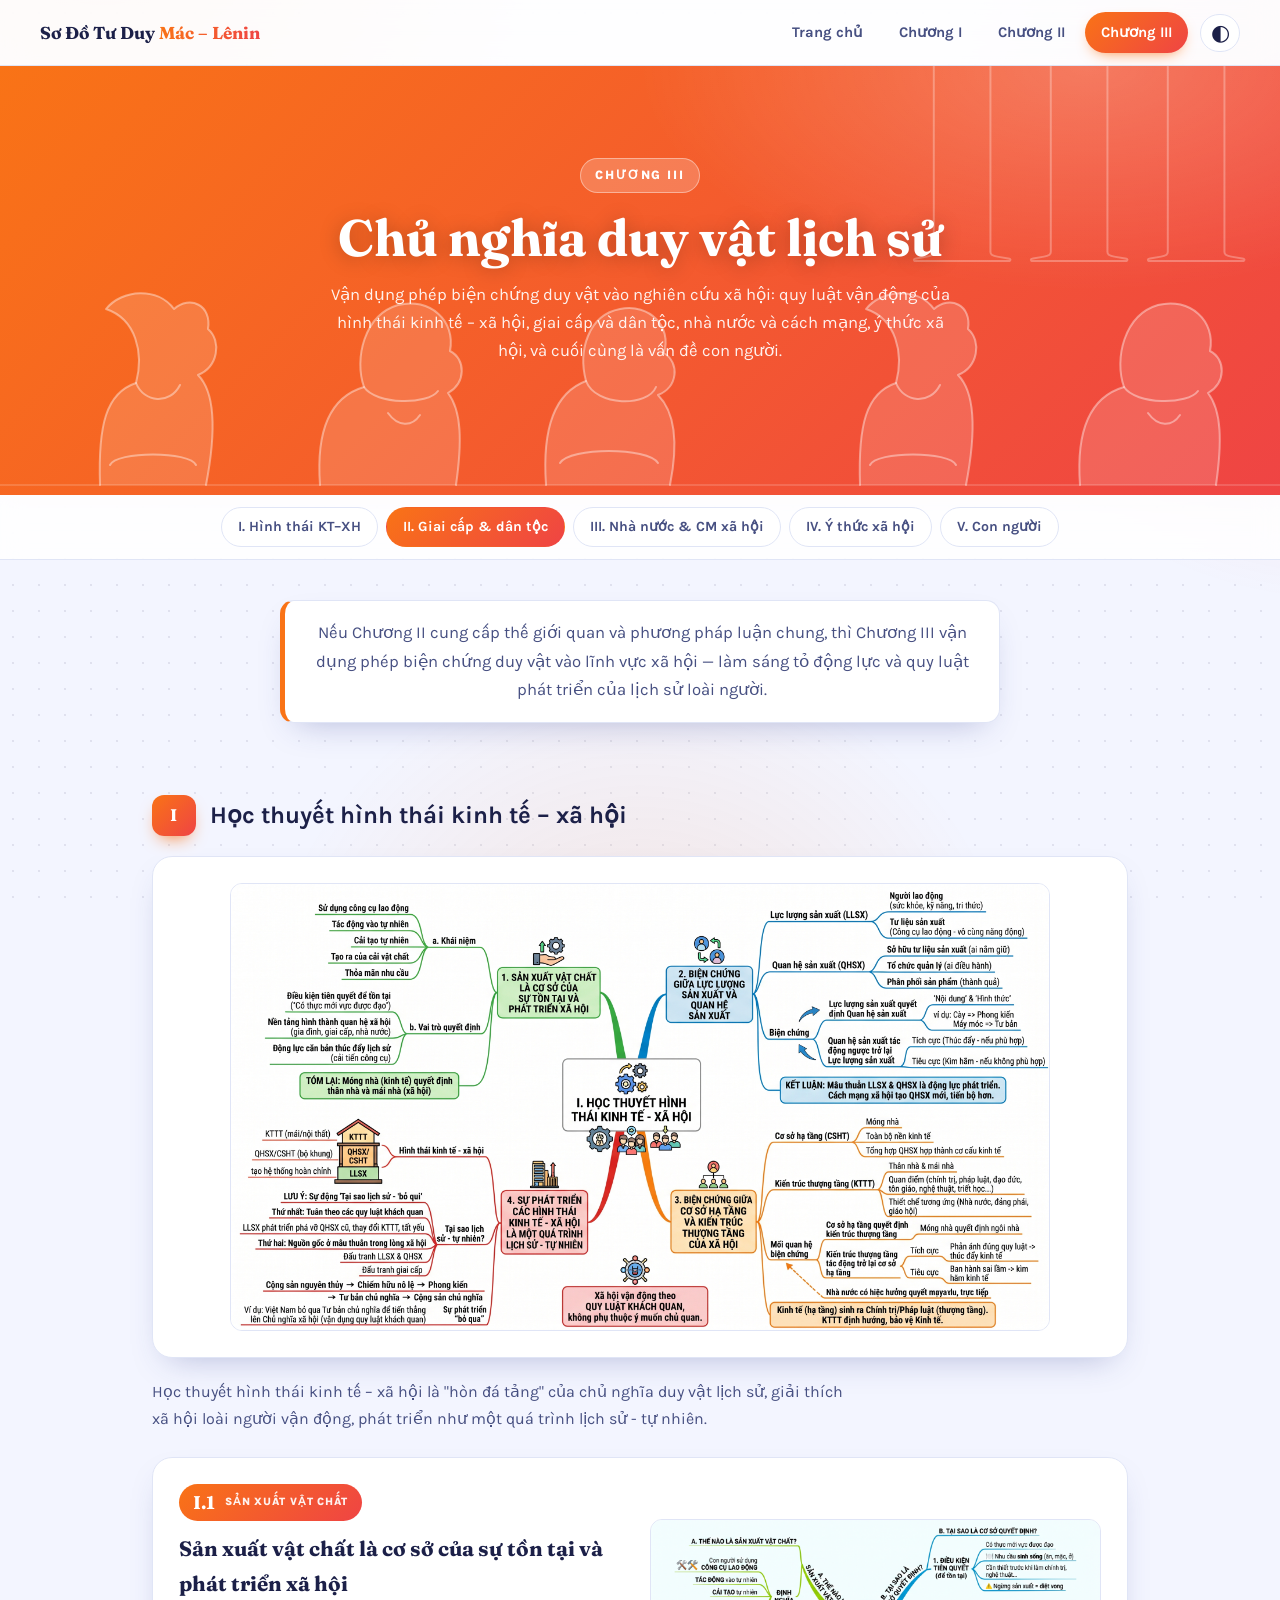
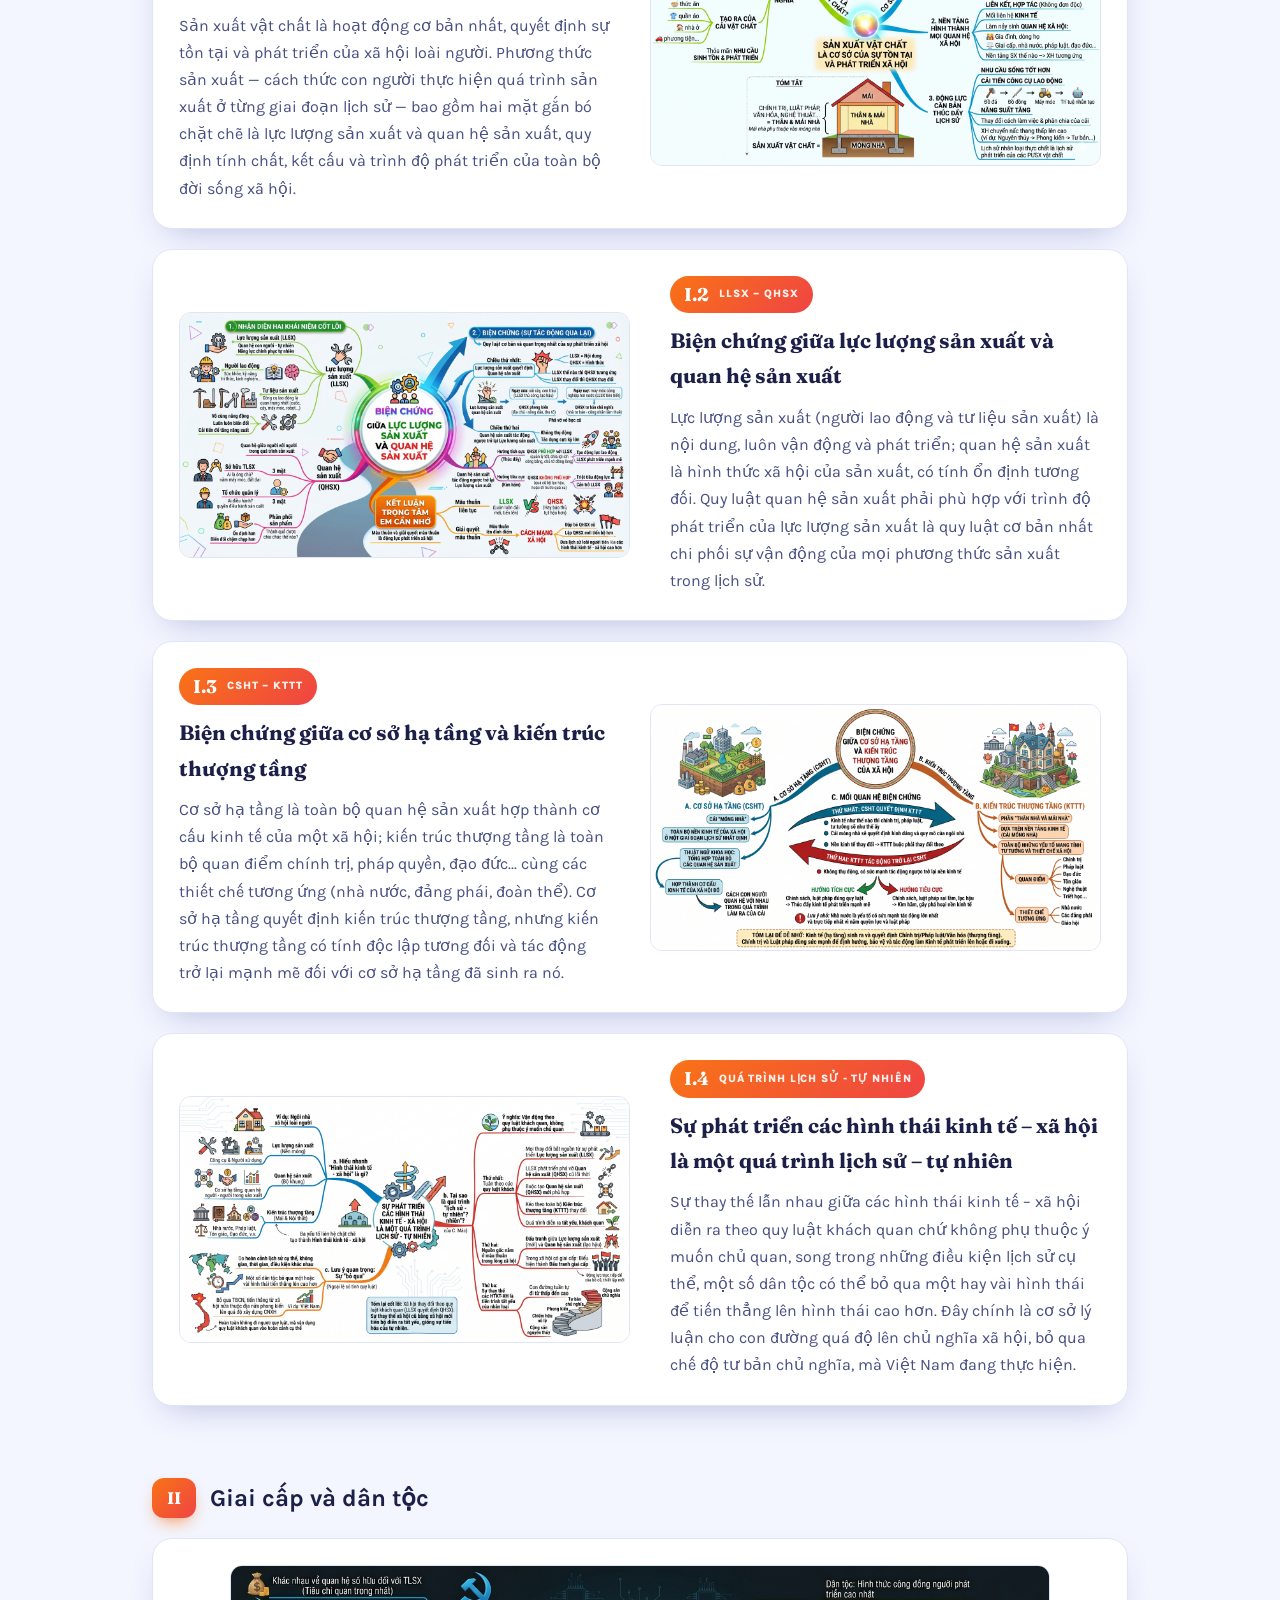
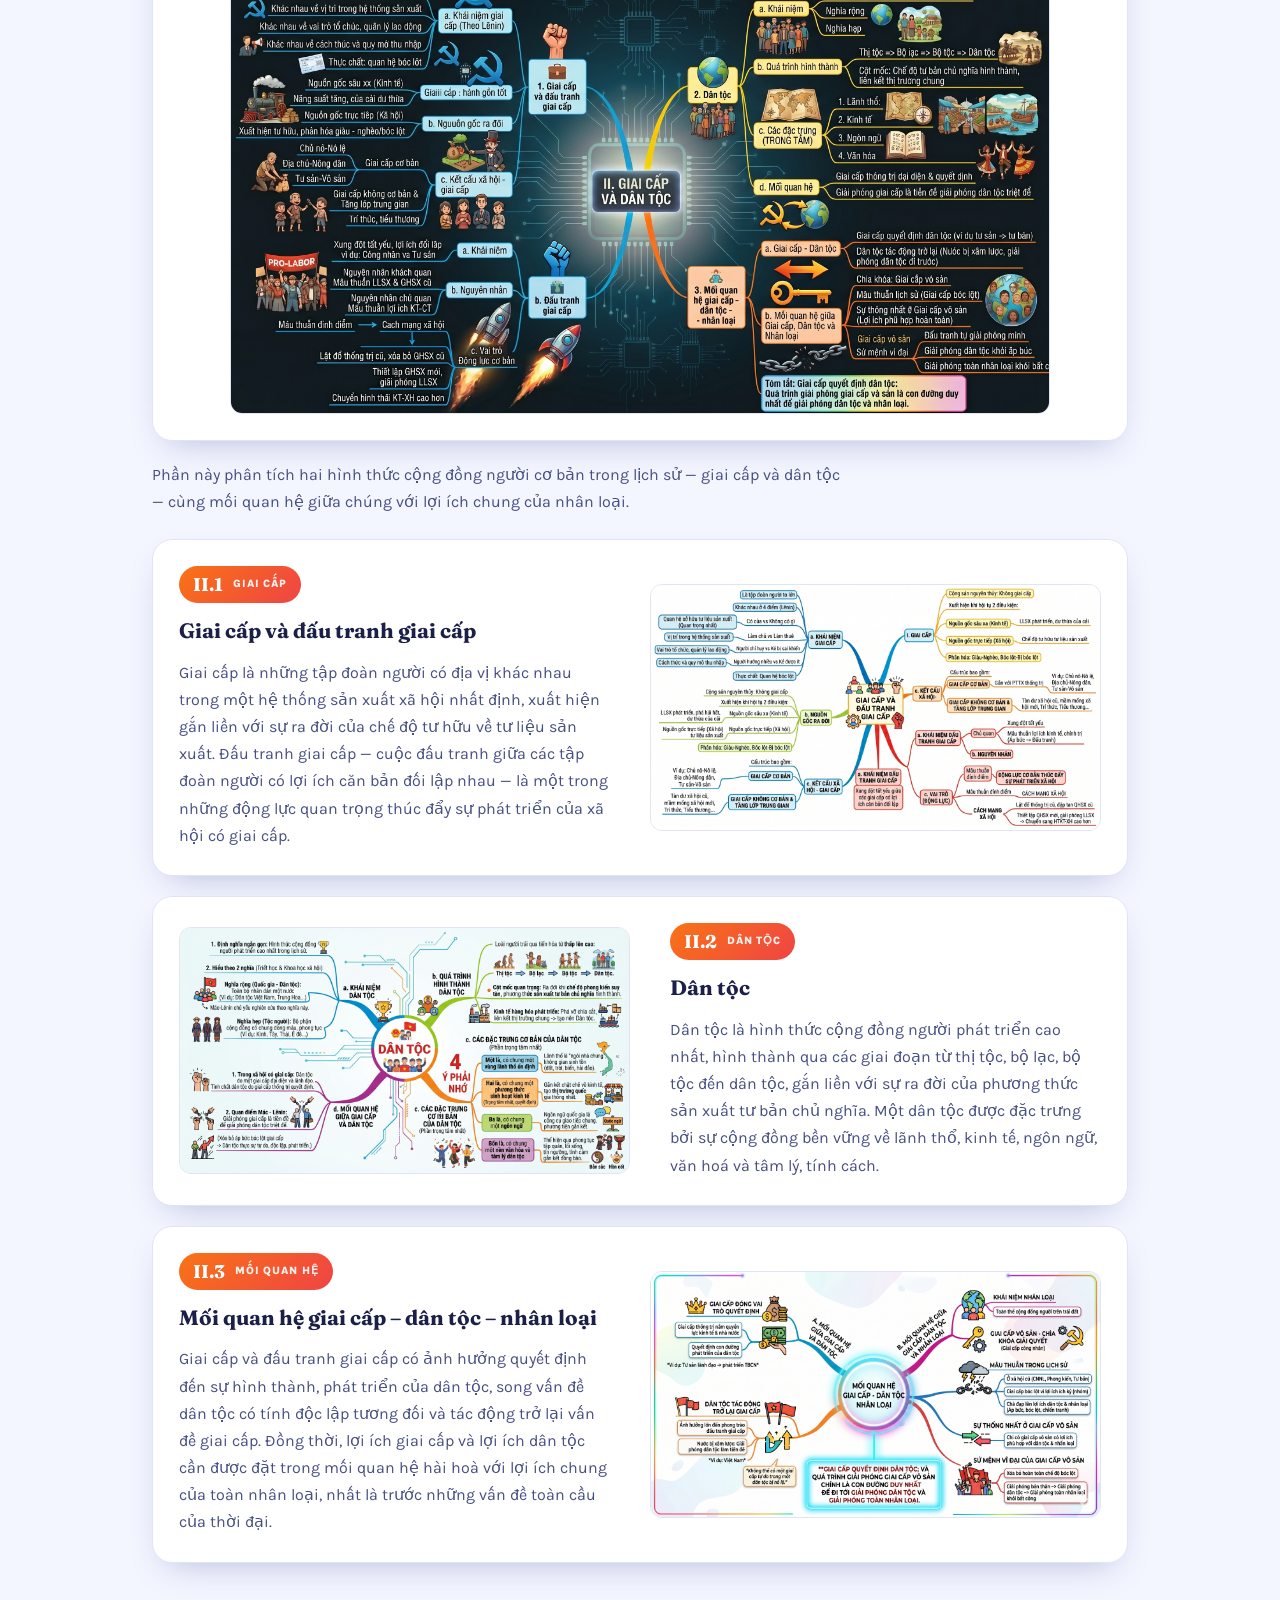
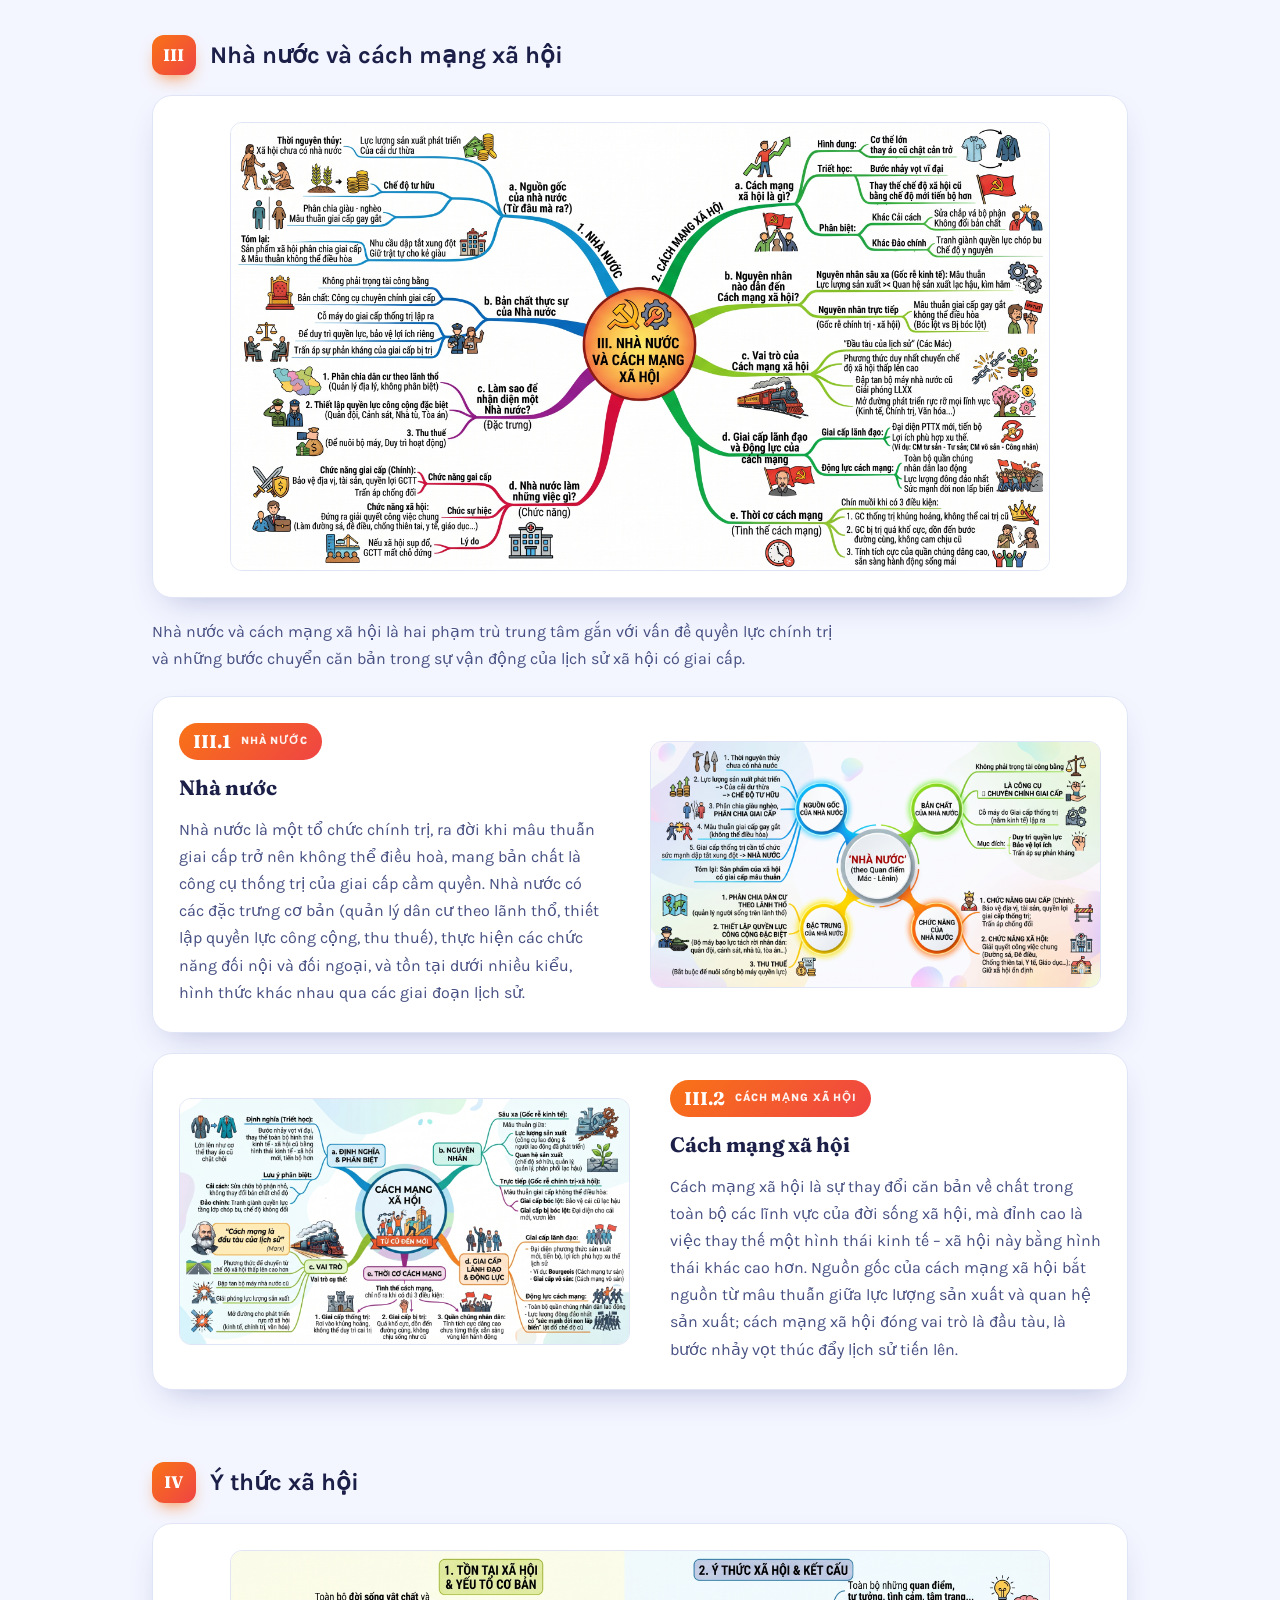
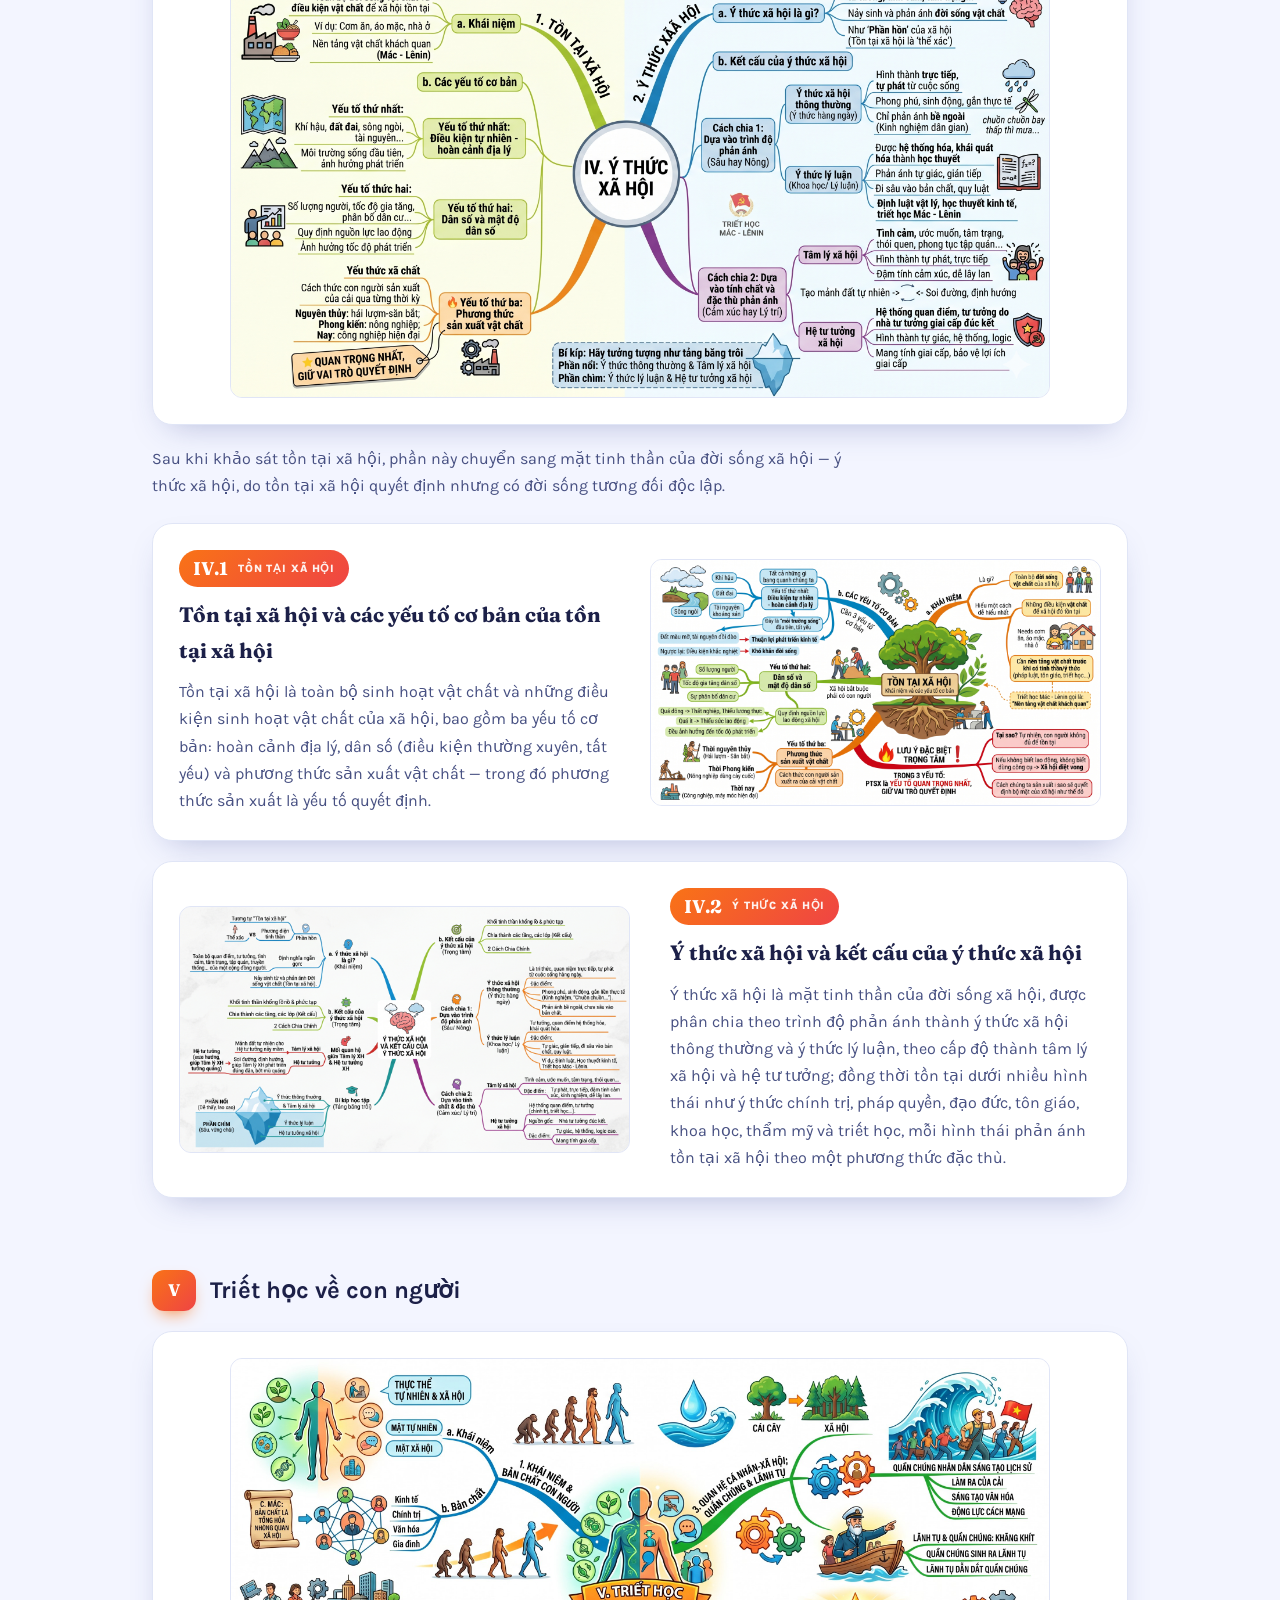
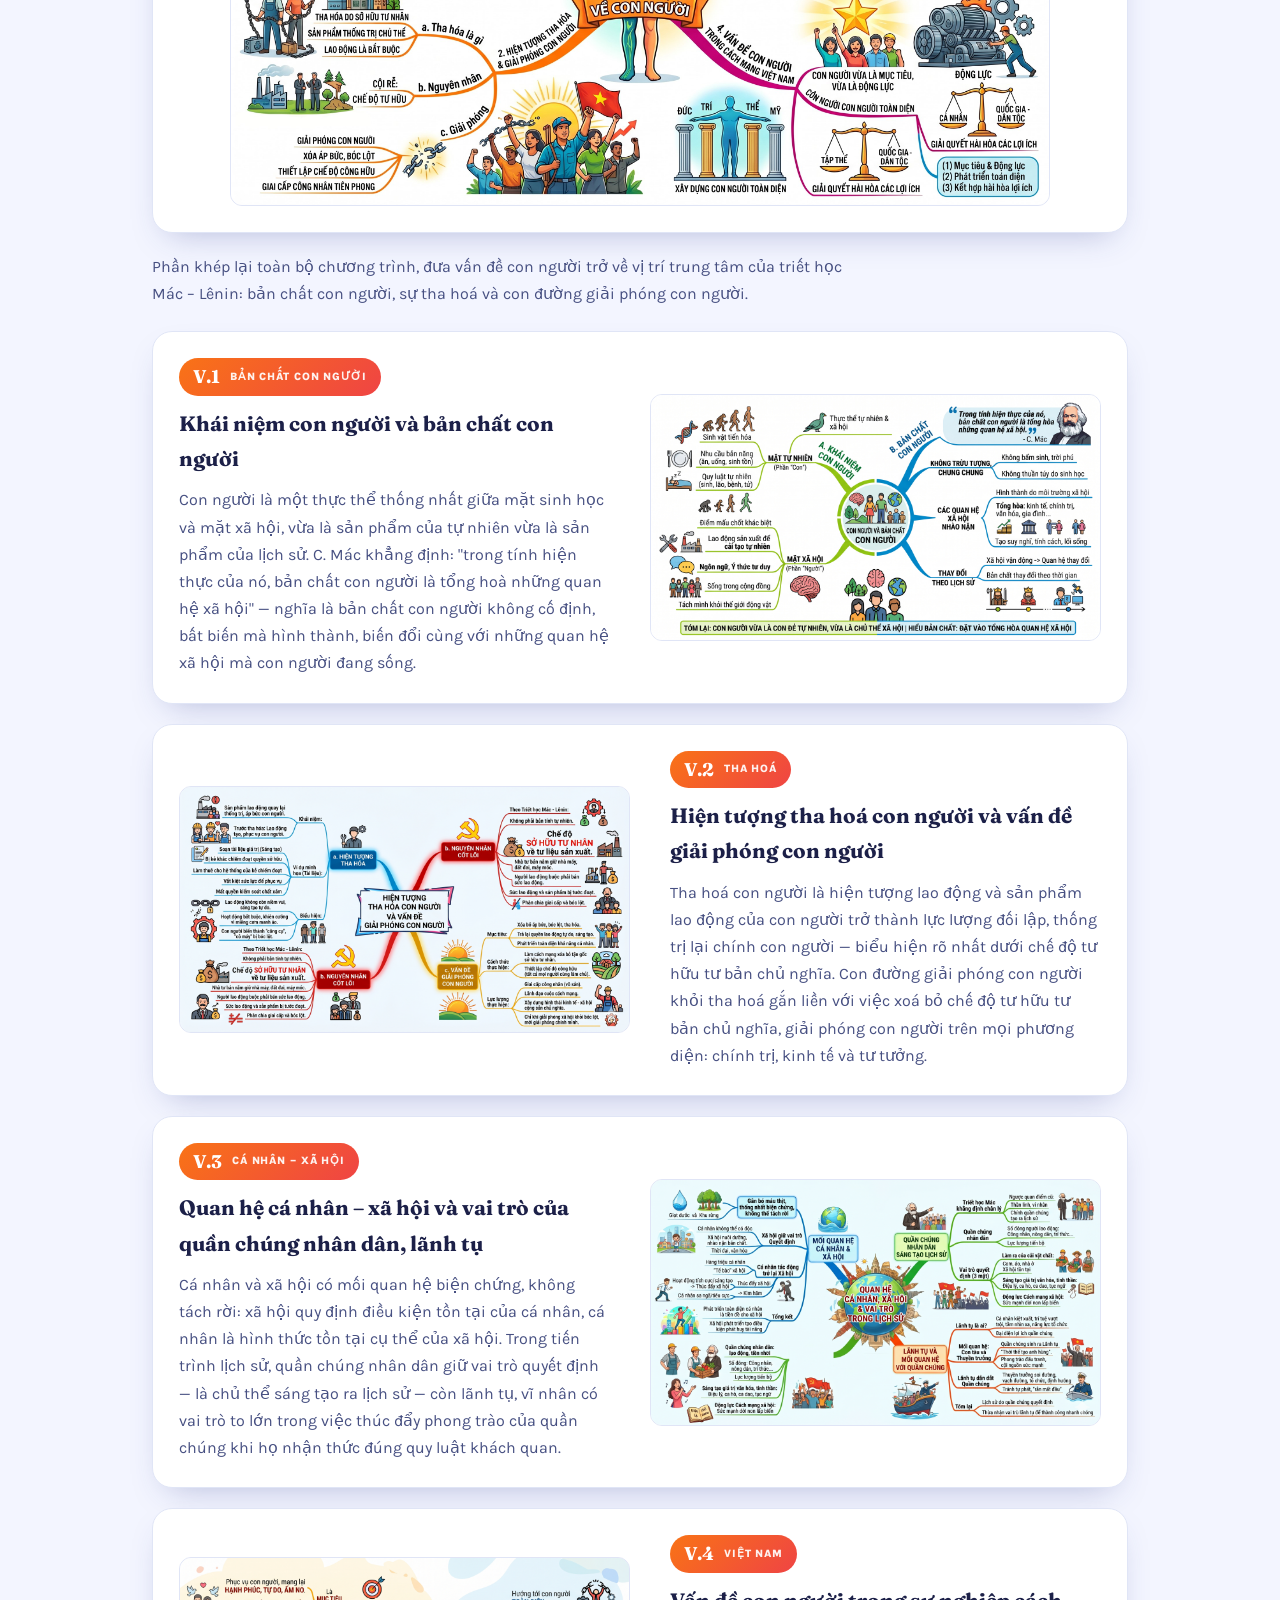
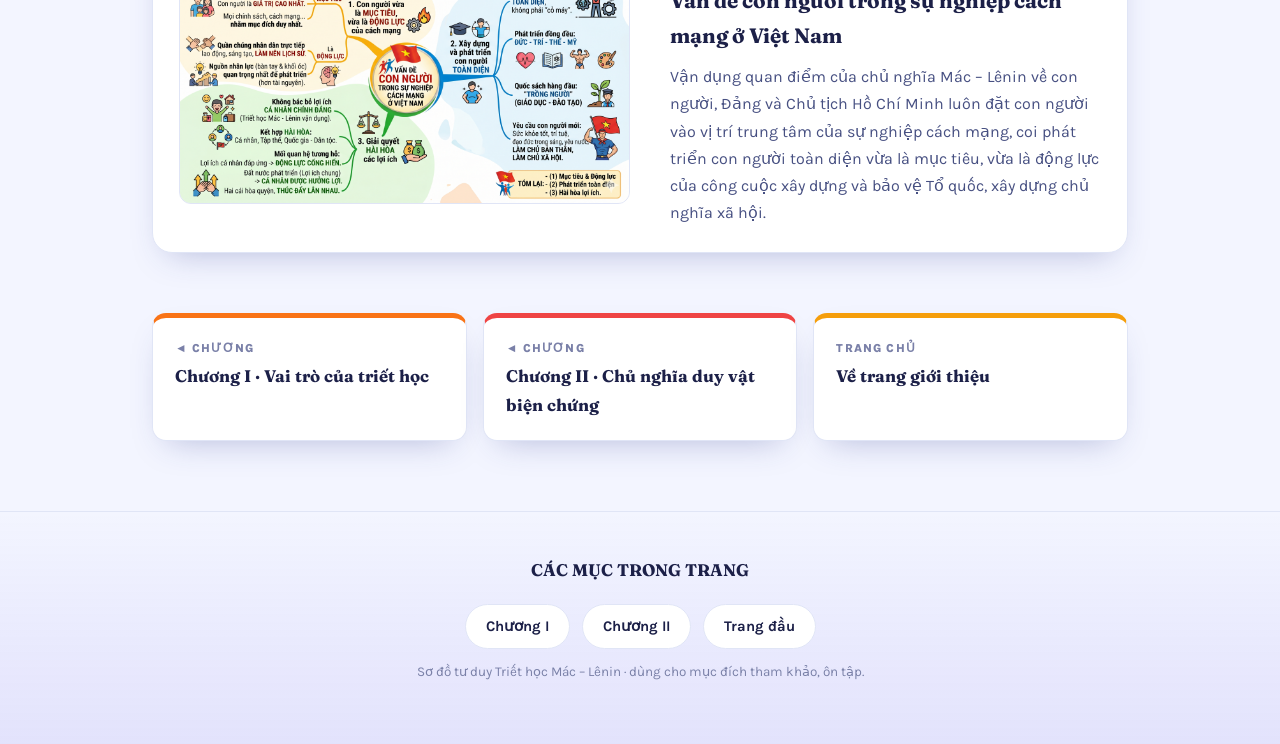
<file: chuongIII.html>
<!DOCTYPE html>
<html lang="vi">
<head>
  <meta charset="UTF-8">
  <meta name="viewport" content="width=device-width, initial-scale=1.0, viewport-fit=cover">
  <title>Chương III · Chủ nghĩa duy vật lịch sử</title>
  <meta name="description" content="Sơ đồ tư duy Chương III: Chủ nghĩa duy vật lịch sử — hình thái kinh tế xã hội, giai cấp, nhà nước, ý thức xã hội và con người.">
  <link rel="preconnect" href="https://fonts.googleapis.com">
  <script>try{var t=localStorage.getItem('theme');if(t)document.documentElement.setAttribute('data-theme',t)}catch(e){}</script>
  <link rel="stylesheet" href="style.css">
</head>
<body class="ch3">
  <div id="reading-progress"></div>

  <header class="topbar">
    <a class="brand" href="index.html">Sơ Đồ Tư Duy <span>Mác – Lênin</span></a>
    <div class="actions">
      <button class="theme-toggle" aria-label="Đổi giao diện sáng/tối" title="Sáng / Tối">◐</button>
      <button class="nav-toggle" aria-label="Mở menu" aria-expanded="false"><span></span></button>
    </div>
    <ul class="nav-links">
      <li><a href="index.html">Trang chủ</a></li>
      <li><a href="chuongI.html">Chương I</a></li>
      <li><a href="chuongII.html">Chương II</a></li>
      <li><a href="chuongIII.html" aria-current="page">Chương III</a></li>
    </ul>
  </header>

  <section class="hero">
    <span class="chap-mark" aria-hidden="true">III</span>
    <span class="eyebrow">CHƯƠNG III</span>
    <h1>Chủ nghĩa duy vật lịch sử</h1>
    <p class="dek">Vận dụng phép biện chứng duy vật vào nghiên cứu xã hội: quy luật vận động của hình thái kinh tế – xã hội, giai cấp và dân tộc, nhà nước và cách mạng, ý thức xã hội, và cuối cùng là vấn đề con người.</p>
  </section>

  <nav class="toc" aria-label="Mục lục chương">
    <a href="#phan-1">I. Hình thái KT–XH</a>
    <a href="#phan-2">II. Giai cấp & dân tộc</a>
    <a href="#phan-3">III. Nhà nước & CM xã hội</a>
    <a href="#phan-4">IV. Ý thức xã hội</a>
    <a href="#phan-5">V. Con người</a>
  </nav>

  <main class="container">
    <p class="intro">Nếu Chương II cung cấp thế giới quan và phương pháp luận chung, thì Chương III vận dụng phép biện chứng duy vật vào lĩnh vực xã hội — làm sáng tỏ động lực và quy luật phát triển của lịch sử loài người.</p>

    <h2 class="part-head" id="phan-1"><span class="num">I</span><span>Học thuyết hình thái kinh tế – xã hội</span></h2>
    <div class="section">
      <div class="image-box overview-img">
        <div class="image-placeholder">
          <img width="1800" height="981" src="img/C3-I.jpg" alt="Sơ đồ Phần I chương III" loading="lazy">
        </div>
      </div>
    </div>
    <p class="part-overview">Học thuyết hình thái kinh tế – xã hội là "hòn đá tảng" của chủ nghĩa duy vật lịch sử, giải thích xã hội loài người vận động, phát triển như một quá trình lịch sử - tự nhiên.</p>

    <div class="section reverse">
      <div class="image-box">
        <div class="image-placeholder">
          <img width="1800" height="981" src="img/C3-I-1.png" alt="Sản xuất vật chất là cơ sở của sự tồn tại và phát triển xã hội" loading="lazy">
        </div>
      </div>
      <div class="text-box">
        <span class="tag">I.1 <small>SẢN XUẤT VẬT CHẤT</small></span>
        <h3>Sản xuất vật chất là cơ sở của sự tồn tại và phát triển xã hội</h3>
        <p>Sản xuất vật chất là hoạt động cơ bản nhất, quyết định sự tồn tại và phát triển của xã hội loài người. Phương thức sản xuất — cách thức con người thực hiện quá trình sản xuất ở từng giai đoạn lịch sử — bao gồm hai mặt gắn bó chặt chẽ là lực lượng sản xuất và quan hệ sản xuất, quy định tính chất, kết cấu và trình độ phát triển của toàn bộ đời sống xã hội.</p>
      </div>
    </div>

    <div class="section">
      <div class="image-box">
        <div class="image-placeholder">
          <img width="1800" height="981" src="img/C3-I-2.png" alt="Biện chứng giữa lực lượng sản xuất và quan hệ sản xuất" loading="lazy">
        </div>
      </div>
      <div class="text-box">
        <span class="tag">I.2 <small>LLSX – QHSX</small></span>
        <h3>Biện chứng giữa lực lượng sản xuất và quan hệ sản xuất</h3>
        <p>Lực lượng sản xuất (người lao động và tư liệu sản xuất) là nội dung, luôn vận động và phát triển; quan hệ sản xuất là hình thức xã hội của sản xuất, có tính ổn định tương đối. Quy luật quan hệ sản xuất phải phù hợp với trình độ phát triển của lực lượng sản xuất là quy luật cơ bản nhất chi phối sự vận động của mọi phương thức sản xuất trong lịch sử.</p>
      </div>
    </div>

    <div class="section reverse">
      <div class="image-box">
        <div class="image-placeholder">
          <img width="1800" height="981" src="img/C3-I-3.jpg" alt="Biện chứng giữa cơ sở hạ tầng và kiến trúc thượng tầng" loading="lazy">
        </div>
      </div>
      <div class="text-box">
        <span class="tag">I.3 <small>CSHT – KTTT</small></span>
        <h3>Biện chứng giữa cơ sở hạ tầng và kiến trúc thượng tầng</h3>
        <p>Cơ sở hạ tầng là toàn bộ quan hệ sản xuất hợp thành cơ cấu kinh tế của một xã hội; kiến trúc thượng tầng là toàn bộ quan điểm chính trị, pháp quyền, đạo đức... cùng các thiết chế tương ứng (nhà nước, đảng phái, đoàn thể). Cơ sở hạ tầng quyết định kiến trúc thượng tầng, nhưng kiến trúc thượng tầng có tính độc lập tương đối và tác động trở lại mạnh mẽ đối với cơ sở hạ tầng đã sinh ra nó.</p>
      </div>
    </div>

    <div class="section">
      <div class="image-box">
        <div class="image-placeholder">
          <img width="1800" height="981" src="img/C3-I-4.jpg" alt="Sự phát triển các hình thái kinh tế - xã hội là quá trình lịch sử tự nhiên" loading="lazy">
        </div>
      </div>
      <div class="text-box">
        <span class="tag">I.4 <small>QUÁ TRÌNH LỊCH SỬ - TỰ NHIÊN</small></span>
        <h3>Sự phát triển các hình thái kinh tế – xã hội là một quá trình lịch sử – tự nhiên</h3>
        <p>Sự thay thế lẫn nhau giữa các hình thái kinh tế – xã hội diễn ra theo quy luật khách quan chứ không phụ thuộc ý muốn chủ quan, song trong những điều kiện lịch sử cụ thể, một số dân tộc có thể bỏ qua một hay vài hình thái để tiến thẳng lên hình thái cao hơn. Đây chính là cơ sở lý luận cho con đường quá độ lên chủ nghĩa xã hội, bỏ qua chế độ tư bản chủ nghĩa, mà Việt Nam đang thực hiện.</p>
      </div>
    </div>

    <h2 class="part-head" id="phan-2"><span class="num">II</span><span>Giai cấp và dân tộc</span></h2>
    <div class="section">
      <div class="image-box overview-img">
        <div class="image-placeholder">
          <img width="1800" height="981" src="img/C3-II.jpg" alt="Sơ đồ Phần II chương III" loading="lazy">
        </div>
      </div>
    </div>
    <p class="part-overview">Phần này phân tích hai hình thức cộng đồng người cơ bản trong lịch sử — giai cấp và dân tộc — cùng mối quan hệ giữa chúng với lợi ích chung của nhân loại.</p>

    <div class="section reverse">
      <div class="image-box">
        <div class="image-placeholder">
          <img width="1800" height="981" src="img/C3-II-1.jpg" alt="Giai cấp và đấu tranh giai cấp" loading="lazy">
        </div>
      </div>
      <div class="text-box">
        <span class="tag">II.1 <small>GIAI CẤP</small></span>
        <h3>Giai cấp và đấu tranh giai cấp</h3>
        <p>Giai cấp là những tập đoàn người có địa vị khác nhau trong một hệ thống sản xuất xã hội nhất định, xuất hiện gắn liền với sự ra đời của chế độ tư hữu về tư liệu sản xuất. Đấu tranh giai cấp — cuộc đấu tranh giữa các tập đoàn người có lợi ích căn bản đối lập nhau — là một trong những động lực quan trọng thúc đẩy sự phát triển của xã hội có giai cấp.</p>
      </div>
    </div>

    <div class="section">
      <div class="image-box">
        <div class="image-placeholder">
          <img width="1800" height="981" src="img/C3-II-2.png" alt="Dân tộc" loading="lazy">
        </div>
      </div>
      <div class="text-box">
        <span class="tag">II.2 <small>DÂN TỘC</small></span>
        <h3>Dân tộc</h3>
        <p>Dân tộc là hình thức cộng đồng người phát triển cao nhất, hình thành qua các giai đoạn từ thị tộc, bộ lạc, bộ tộc đến dân tộc, gắn liền với sự ra đời của phương thức sản xuất tư bản chủ nghĩa. Một dân tộc được đặc trưng bởi sự cộng đồng bền vững về lãnh thổ, kinh tế, ngôn ngữ, văn hoá và tâm lý, tính cách.</p>
      </div>
    </div>

    <div class="section reverse">
      <div class="image-box">
        <div class="image-placeholder">
          <img width="1800" height="981" src="img/C3-II-3.png" alt="Mối quan hệ giai cấp - dân tộc - nhân loại" loading="lazy">
        </div>
      </div>
      <div class="text-box">
        <span class="tag">II.3 <small>MỐI QUAN HỆ</small></span>
        <h3>Mối quan hệ giai cấp – dân tộc – nhân loại</h3>
        <p>Giai cấp và đấu tranh giai cấp có ảnh hưởng quyết định đến sự hình thành, phát triển của dân tộc, song vấn đề dân tộc có tính độc lập tương đối và tác động trở lại vấn đề giai cấp. Đồng thời, lợi ích giai cấp và lợi ích dân tộc cần được đặt trong mối quan hệ hài hoà với lợi ích chung của toàn nhân loại, nhất là trước những vấn đề toàn cầu của thời đại.</p>
      </div>
    </div>

    <h2 class="part-head" id="phan-3"><span class="num">III</span><span>Nhà nước và cách mạng xã hội</span></h2>
    <div class="section">
      <div class="image-box overview-img">
        <div class="image-placeholder">
          <img width="1800" height="981" src="img/C3-III.jpg" alt="Sơ đồ Phần III chương III" loading="lazy">
        </div>
      </div>
    </div>
    <p class="part-overview">Nhà nước và cách mạng xã hội là hai phạm trù trung tâm gắn với vấn đề quyền lực chính trị và những bước chuyển căn bản trong sự vận động của lịch sử xã hội có giai cấp.</p>

    <div class="section reverse">
      <div class="image-box">
        <div class="image-placeholder">
          <img width="1800" height="981" src="img/C3-III-1.png" alt="Nhà nước" loading="lazy">
        </div>
      </div>
      <div class="text-box">
        <span class="tag">III.1 <small>NHÀ NƯỚC</small></span>
        <h3>Nhà nước</h3>
        <p>Nhà nước là một tổ chức chính trị, ra đời khi mâu thuẫn giai cấp trở nên không thể điều hoà, mang bản chất là công cụ thống trị của giai cấp cầm quyền. Nhà nước có các đặc trưng cơ bản (quản lý dân cư theo lãnh thổ, thiết lập quyền lực công cộng, thu thuế), thực hiện các chức năng đối nội và đối ngoại, và tồn tại dưới nhiều kiểu, hình thức khác nhau qua các giai đoạn lịch sử.</p>
      </div>
    </div>

    <div class="section">
      <div class="image-box">
        <div class="image-placeholder">
          <img width="1800" height="981" src="img/C3-III-2.jpg" alt="Cách mạng xã hội" loading="lazy">
        </div>
      </div>
      <div class="text-box">
        <span class="tag">III.2 <small>CÁCH MẠNG XÃ HỘI</small></span>
        <h3>Cách mạng xã hội</h3>
        <p>Cách mạng xã hội là sự thay đổi căn bản về chất trong toàn bộ các lĩnh vực của đời sống xã hội, mà đỉnh cao là việc thay thế một hình thái kinh tế – xã hội này bằng hình thái khác cao hơn. Nguồn gốc của cách mạng xã hội bắt nguồn từ mâu thuẫn giữa lực lượng sản xuất và quan hệ sản xuất; cách mạng xã hội đóng vai trò là đầu tàu, là bước nhảy vọt thúc đẩy lịch sử tiến lên.</p>
      </div>
    </div>

    <h2 class="part-head" id="phan-4"><span class="num">IV</span><span>Ý thức xã hội</span></h2>
    <div class="section">
      <div class="image-box overview-img">
        <div class="image-placeholder">
          <img width="1800" height="981" src="img/C3-IV.png" alt="Sơ đồ Phần IV chương III" loading="lazy">
        </div>
      </div>
    </div>
    <p class="part-overview">Sau khi khảo sát tồn tại xã hội, phần này chuyển sang mặt tinh thần của đời sống xã hội — ý thức xã hội, do tồn tại xã hội quyết định nhưng có đời sống tương đối độc lập.</p>

    <div class="section reverse">
      <div class="image-box">
        <div class="image-placeholder">
          <img width="1800" height="981" src="img/C3-IV-1.jpg" alt="Tồn tại xã hội và các yếu tố cơ bản của tồn tại xã hội" loading="lazy">
        </div>
      </div>
      <div class="text-box">
        <span class="tag">IV.1 <small>TỒN TẠI XÃ HỘI</small></span>
        <h3>Tồn tại xã hội và các yếu tố cơ bản của tồn tại xã hội</h3>
        <p>Tồn tại xã hội là toàn bộ sinh hoạt vật chất và những điều kiện sinh hoạt vật chất của xã hội, bao gồm ba yếu tố cơ bản: hoàn cảnh địa lý, dân số (điều kiện thường xuyên, tất yếu) và phương thức sản xuất vật chất — trong đó phương thức sản xuất là yếu tố quyết định.</p>
      </div>
    </div>

    <div class="section">
      <div class="image-box">
        <div class="image-placeholder">
          <img width="1800" height="981" src="img/C3-IV-2.jpg" alt="Ý thức xã hội và kết cấu của ý thức xã hội" loading="lazy">
        </div>
      </div>
      <div class="text-box">
        <span class="tag">IV.2 <small>Ý THỨC XÃ HỘI</small></span>
        <h3>Ý thức xã hội và kết cấu của ý thức xã hội</h3>
        <p>Ý thức xã hội là mặt tinh thần của đời sống xã hội, được phân chia theo trình độ phản ánh thành ý thức xã hội thông thường và ý thức lý luận, theo cấp độ thành tâm lý xã hội và hệ tư tưởng; đồng thời tồn tại dưới nhiều hình thái như ý thức chính trị, pháp quyền, đạo đức, tôn giáo, khoa học, thẩm mỹ và triết học, mỗi hình thái phản ánh tồn tại xã hội theo một phương thức đặc thù.</p>
      </div>
    </div>

    <h2 class="part-head" id="phan-5"><span class="num">V</span><span>Triết học về con người</span></h2>
    <div class="section">
      <div class="image-box overview-img">
        <div class="image-placeholder">
          <img width="1800" height="981" src="img/C3-V.jpg" alt="Sơ đồ Phần V chương III" loading="lazy">
        </div>
      </div>
    </div>
    <p class="part-overview">Phần khép lại toàn bộ chương trình, đưa vấn đề con người trở về vị trí trung tâm của triết học Mác – Lênin: bản chất con người, sự tha hoá và con đường giải phóng con người.</p>

    <div class="section reverse">
      <div class="image-box">
        <div class="image-placeholder">
          <img width="1800" height="981" src="img/C3-V-1.jpg" alt="Khái niệm con người và bản chất con người" loading="lazy">
        </div>
      </div>
      <div class="text-box">
        <span class="tag">V.1 <small>BẢN CHẤT CON NGƯỜI</small></span>
        <h3>Khái niệm con người và bản chất con người</h3>
        <p>Con người là một thực thể thống nhất giữa mặt sinh học và mặt xã hội, vừa là sản phẩm của tự nhiên vừa là sản phẩm của lịch sử. C. Mác khẳng định: "trong tính hiện thực của nó, bản chất con người là tổng hoà những quan hệ xã hội" — nghĩa là bản chất con người không cố định, bất biến mà hình thành, biến đổi cùng với những quan hệ xã hội mà con người đang sống.</p>
      </div>
    </div>

    <div class="section">
      <div class="image-box">
        <div class="image-placeholder">
          <img width="1800" height="981" src="img/C3-V-2.png" alt="Hiện tượng tha hóa con người và vấn đề giải phóng con người" loading="lazy">
        </div>
      </div>
      <div class="text-box">
        <span class="tag">V.2 <small>THA HOÁ</small></span>
        <h3>Hiện tượng tha hoá con người và vấn đề giải phóng con người</h3>
        <p>Tha hoá con người là hiện tượng lao động và sản phẩm lao động của con người trở thành lực lượng đối lập, thống trị lại chính con người — biểu hiện rõ nhất dưới chế độ tư hữu tư bản chủ nghĩa. Con đường giải phóng con người khỏi tha hoá gắn liền với việc xoá bỏ chế độ tư hữu tư bản chủ nghĩa, giải phóng con người trên mọi phương diện: chính trị, kinh tế và tư tưởng.</p>
      </div>
    </div>

    <div class="section reverse">
      <div class="image-box">
        <div class="image-placeholder">
          <img width="1800" height="981" src="img/C3-V-3.png" alt="Quan hệ giữa cá nhân và xã hội, vai trò của quần chúng nhân dân" loading="lazy">
        </div>
      </div>
      <div class="text-box">
        <span class="tag">V.3 <small>CÁ NHÂN – XÃ HỘI</small></span>
        <h3>Quan hệ cá nhân – xã hội và vai trò của quần chúng nhân dân, lãnh tụ</h3>
        <p>Cá nhân và xã hội có mối quan hệ biện chứng, không tách rời: xã hội quy định điều kiện tồn tại của cá nhân, cá nhân là hình thức tồn tại cụ thể của xã hội. Trong tiến trình lịch sử, quần chúng nhân dân giữ vai trò quyết định — là chủ thể sáng tạo ra lịch sử — còn lãnh tụ, vĩ nhân có vai trò to lớn trong việc thúc đẩy phong trào của quần chúng khi họ nhận thức đúng quy luật khách quan.</p>
      </div>
    </div>

    <div class="section">
      <div class="image-box">
        <div class="image-placeholder">
          <img width="1800" height="981" src="img/C3-V-4.png" alt="Vấn đề con người trong sự nghiệp cách mạng ở Việt Nam" loading="lazy">
        </div>
      </div>
      <div class="text-box">
        <span class="tag">V.4 <small>VIỆT NAM</small></span>
        <h3>Vấn đề con người trong sự nghiệp cách mạng ở Việt Nam</h3>
        <p>Vận dụng quan điểm của chủ nghĩa Mác – Lênin về con người, Đảng và Chủ tịch Hồ Chí Minh luôn đặt con người vào vị trí trung tâm của sự nghiệp cách mạng, coi phát triển con người toàn diện vừa là mục tiêu, vừa là động lực của công cuộc xây dựng và bảo vệ Tổ quốc, xây dựng chủ nghĩa xã hội.</p>
      </div>
    </div>
  </main>

  <div class="chapter-switch">
    <a href="chuongI.html">
      <span class="cs-eyebrow">◄ CHƯƠNG</span>
      <span class="cs-title">Chương I · Vai trò của triết học</span>
    </a>
    <a href="chuongII.html">
      <span class="cs-eyebrow">◄ CHƯƠNG</span>
      <span class="cs-title">Chương II · Chủ nghĩa duy vật biện chứng</span>
    </a>
    <a href="index.html">
      <span class="cs-eyebrow">TRANG CHỦ</span>
      <span class="cs-title">Về trang giới thiệu</span>
    </a>
  </div>

  <footer class="site-footer">
    <div class="foot-title">CÁC MỤC TRONG TRANG</div>
    <a class="btn" href="chuongI.html">Chương I</a>
    <a class="btn" href="chuongII.html">Chương II</a>
    <a class="btn" href="index.html">Trang đầu</a>
    <p class="legal">Sơ đồ tư duy Triết học Mác – Lênin · dùng cho mục đích tham khảo, ôn tập.</p>
  </footer>

  <button id="back-to-top" aria-label="Về đầu trang">↑</button>
  <div id="lightbox">
    <button class="lb-close" aria-label="Đóng">✕</button>
    <img alt="">
  </div>

  <script src="script.js"></script>
</body>
</html>
</file>
<file: style.css>
@import url('https://fonts.googleapis.com/css2?family=Fraunces:ital,opsz,wght@0,9..144,400;0,9..144,600;0,9..144,700;1,9..144,500&family=Karla:wght@400;500;600;700&display=swap');

/* ==========================================================================
   TRIẾT HỌC MÁC – LÊNIN · Sơ đồ tư duy  —  giao diện sáng, nhiều màu, dễ học
   Mỗi chương có một màu chủ đạo riêng giúp nhận biết nhanh khi ôn tập.
   Có chế độ tối (nút ◐ trên thanh menu).
   ========================================================================== */

:root {
  --bg: #f3f5ff;
  --panel: #ffffff;
  --text: #1c2048;
  --text-2: #475082;
  --muted: #7a80a8;
  --line: #e0e5f6;
  --topbar: rgba(255,255,255,0.86);
  --shadow: 0 14px 34px -16px rgba(50,60,140,0.35);
  --accent: #6c5ce7;
  --accent-2: #00b8d9;
  --accent-ink: color-mix(in srgb, var(--accent) 78%, #000);
  --accent-soft: color-mix(in srgb, var(--accent) 12%, transparent);
  --focus: #ff7a59;

  --font-display: "Fraunces", "Iowan Old Style", Georgia, serif;
  --font-body: "Karla", -apple-system, BlinkMacSystemFont, "Segoe UI", sans-serif;
  --radius: 14px;
  --container: 1040px;
  color-scheme: light;
}

:root[data-theme="dark"] {
  --bg: #0e1127;
  --panel: #181c3a;
  --text: #eef0ff;
  --text-2: #bcc1e4;
  --muted: #8d93c2;
  --line: #2a2f60;
  --topbar: rgba(14,17,39,0.86);
  --shadow: 0 14px 34px -16px rgba(0,0,0,0.7);
  --accent-ink: color-mix(in srgb, var(--accent) 65%, #fff);
  color-scheme: dark;
}

body.home { --accent: #6c5ce7; --accent-2: #00b8d9; }
body.ch1  { --accent: #0fb5a6; --accent-2: #3b82f6; }
body.ch2  { --accent: #7c5cff; --accent-2: #ec4899; }
body.ch3  { --accent: #f97316; --accent-2: #ef4444; }

* { box-sizing: border-box; }
html { scroll-behavior: smooth; }
@media (prefers-reduced-motion: reduce) {
  html { scroll-behavior: auto; }
  * { animation-duration: 0.001ms !important; transition-duration: 0.001ms !important; }
}

body {
  margin: 0;
  background: var(--bg);
  color: var(--text);
  font-family: var(--font-body);
  font-size: 16px;
  line-height: 1.7;
  -webkit-font-smoothing: antialiased;
}

/* nền: mảng màu mềm + lưới chấm nhẹ, cố định khi cuộn */
body::before {
  content: "";
  position: fixed;
  inset: 0;
  z-index: -1;
  background:
    radial-gradient(60vmax 60vmax at 8% -10%, color-mix(in srgb, var(--accent) 22%, transparent), transparent 60%),
    radial-gradient(55vmax 55vmax at 105% 20%, color-mix(in srgb, var(--accent-2) 20%, transparent), transparent 60%),
    radial-gradient(50vmax 50vmax at 50% 115%, color-mix(in srgb, var(--accent) 14%, transparent), transparent 60%),
    radial-gradient(circle, color-mix(in srgb, var(--text) 9%, transparent) 1px, transparent 1.4px) 0 0 / 26px 26px;
}

a { color: inherit; }
img { max-width: 100%; display: block; }
::selection { background: var(--accent); color: #fff; }
:focus-visible { outline: 3px solid var(--focus); outline-offset: 3px; }

#reading-progress {
  position: fixed; top: 0; left: 0; height: 4px; width: 0%;
  background: linear-gradient(90deg, var(--accent), var(--accent-2));
  z-index: 999; transition: width 0.1s linear;
}

/* ---------- thanh menu ---------- */
.topbar {
  position: sticky; top: 0; z-index: 60;
  display: flex; align-items: center; justify-content: space-between; gap: 12px;
  padding: 12px clamp(16px, 4vw, 40px);
  background: var(--topbar);
  backdrop-filter: blur(14px);
  border-bottom: 1px solid var(--line);
}
.brand {
  font-family: var(--font-display); font-weight: 700; font-size: 1.08rem;
  color: var(--text); text-decoration: none; white-space: nowrap;
}
.brand span {
  background: linear-gradient(90deg, var(--accent), var(--accent-2));
  -webkit-background-clip: text; background-clip: text; color: transparent;
}
.nav-links { display: flex; gap: 4px; list-style: none; margin: 0 0 0 auto; padding: 0; order: 2; }
.actions { display: flex; gap: 8px; order: 3; }

.nav-links a {
  display: inline-block; padding: 8px 16px; border-radius: 999px;
  text-decoration: none; font-weight: 700; font-size: 0.92rem; color: var(--text-2);
  transition: background 0.15s ease, color 0.15s ease;
}
.nav-links a:hover { color: var(--text); background: var(--accent-soft); }
.nav-links a[aria-current="page"] {
  color: #fff; background: linear-gradient(135deg, var(--accent), var(--accent-2));
  box-shadow: 0 6px 16px -8px var(--accent);
}

.theme-toggle, .nav-toggle {
  background: var(--panel); border: 1px solid var(--line); border-radius: 999px;
  width: 40px; height: 38px; cursor: pointer; color: var(--text); font-size: 1.35rem; line-height: 1;
  position: relative; transition: border-color 0.15s ease;
}
.theme-toggle:hover, .nav-toggle:hover { border-color: var(--accent); }
.nav-toggle { display: none; }
.nav-toggle span, .nav-toggle span::before, .nav-toggle span::after {
  content: ""; position: absolute; left: 11px; right: 11px; height: 2px;
  background: var(--text); transition: transform 0.2s ease;
}
.nav-toggle span { top: 18px; }
.nav-toggle span::before { top: -6px; }
.nav-toggle span::after { top: 6px; }
.nav-toggle[aria-expanded="true"] span { background: transparent; }
.nav-toggle[aria-expanded="true"] span::before { transform: translateY(6px) rotate(45deg); }
.nav-toggle[aria-expanded="true"] span::after { transform: translateY(-6px) rotate(-45deg); }

@media (max-width: 720px) {
  .nav-toggle { display: block; }
  .nav-links {
    position: fixed; inset: 62px 12px auto 12px; flex-direction: column;
    background: var(--panel); border: 1px solid var(--line); border-radius: var(--radius);
    box-shadow: var(--shadow); padding: 8px; margin: 0;
    transform: translateY(-8px); opacity: 0; pointer-events: none;
    transition: transform 0.18s ease, opacity 0.18s ease;
  }
  .nav-links.open { transform: none; opacity: 1; pointer-events: auto; }
  .nav-links a { display: block; padding: 12px 16px; }
  .actions { margin-left: auto; }
}

/* ---------- hero: dải màu theo chương + hoạ tiết nhà tư tưởng ---------- */
.hero {
  position: relative; overflow: hidden; text-align: center; color: #fff;
  padding: clamp(52px, 10vw, 92px) clamp(16px, 5vw, 40px) clamp(84px, 14vw, 130px);
  background:
    url('img/philosophers.svg') repeat-x bottom left / 760px auto,
    radial-gradient(40rem 20rem at 85% 0%, rgba(255,255,255,0.22), transparent 70%),
    linear-gradient(135deg, var(--accent), var(--accent-2));
}
.hero .eyebrow {
  display: inline-block; font-weight: 800; font-size: 0.78rem; letter-spacing: 0.16em;
  padding: 6px 14px; margin-bottom: 16px; border-radius: 999px;
  background: rgba(255,255,255,0.2); border: 1px solid rgba(255,255,255,0.4);
}
.hero h1 {
  font-family: var(--font-display); font-weight: 700;
  font-size: clamp(1.9rem, 5vw, 3.2rem); line-height: 1.12;
  margin: 0 auto 14px; max-width: 20ch; text-shadow: 0 2px 20px rgba(0,0,0,0.25);
}
.hero .dek { max-width: 62ch; margin: 0 auto; font-size: 1.04rem; color: rgba(255,255,255,0.92); }
.hero .chap-mark {
  position: absolute; top: -0.25em; right: 2%;
  font-family: var(--font-display); font-weight: 700; font-size: min(38vw, 320px); line-height: 1;
  color: transparent; -webkit-text-stroke: 2px rgba(255,255,255,0.28);
  pointer-events: none; user-select: none;
}
.hero > * { position: relative; z-index: 1; }

/* ---------- mục lục dạng nút ---------- */
.toc {
  position: sticky; top: 63px; z-index: 40;
  display: flex; gap: 8px; flex-wrap: wrap; justify-content: center;
  padding: 12px clamp(16px, 5vw, 40px);
  background: var(--topbar); backdrop-filter: blur(12px);
  border-bottom: 1px solid var(--line);
}
.toc a {
  padding: 7px 16px; border: 1px solid var(--line); border-radius: 999px;
  text-decoration: none; font-size: 0.88rem; font-weight: 700; color: var(--text-2);
  background: var(--panel); transition: all 0.15s ease;
}
.toc a:hover { border-color: var(--accent); color: var(--accent-ink); transform: translateY(-1px); }
.toc a.active {
  color: #fff; border-color: transparent;
  background: linear-gradient(135deg, var(--accent), var(--accent-2));
}

.container { max-width: var(--container); margin: 0 auto; padding: 0 clamp(16px, 5vw, 32px); }

.intro {
  max-width: 72ch; margin: 40px auto 8px; padding: 18px 22px;
  color: var(--text-2); font-size: 1.04rem; text-align: center;
  background: var(--panel); border: 1px solid var(--line);
  border-left: 5px solid var(--accent); border-radius: var(--radius);
  box-shadow: var(--shadow);
}

/* ---------- tiêu đề từng phần ---------- */
.part-head {
  scroll-margin-top: 140px; display: flex; align-items: center; gap: 14px;
  margin: 72px 0 8px;
}
.part-head .num {
  font-family: var(--font-display); font-weight: 700; font-size: 1.05rem; color: #fff;
  min-width: 2.6em; text-align: center; padding: 6px 4px; border-radius: 12px;
  background: linear-gradient(135deg, var(--accent), var(--accent-2));
  box-shadow: 0 8px 18px -8px var(--accent);
}
.part-head h2 {
  font-family: var(--font-display); font-weight: 700;
  font-size: clamp(1.25rem, 3vw, 1.7rem); margin: 0; color: var(--text);
}
.part-overview { color: var(--text-2); max-width: 70ch; margin: 4px 0 24px; }

/* ---------- khối ảnh + chữ ---------- */
.section {
  display: flex; flex-wrap: wrap; gap: clamp(20px, 4vw, 40px); align-items: center;
  padding: clamp(16px, 3vw, 26px); margin: 20px 0;
  background: var(--panel); border: 1px solid var(--line); border-radius: 20px;
  box-shadow: var(--shadow); scroll-margin-top: 140px;
  transition: transform 0.2s ease, border-color 0.2s ease;
}
.section:hover { border-color: color-mix(in srgb, var(--accent) 55%, var(--line)); }
.section.reverse { flex-direction: row-reverse; }

.image-box { flex: 1 1 320px; min-width: 260px; }
.image-box.overview-img { flex-basis: 100%; max-width: 820px; margin: 0 auto; }

.image-placeholder {
  position: relative; border-radius: 12px; overflow: hidden;
  border: 1px solid var(--line); background: var(--bg); cursor: zoom-in;
}
.image-placeholder::after {
  content: "⤢ phóng to"; position: absolute; bottom: 10px; right: 10px;
  font-size: 0.74rem; font-weight: 700; padding: 5px 11px; border-radius: 999px;
  background: linear-gradient(135deg, var(--accent), var(--accent-2)); color: #fff;
  opacity: 0; transform: translateY(4px); transition: opacity 0.15s ease, transform 0.15s ease;
}
.image-placeholder:hover::after { opacity: 1; transform: none; }
.image-placeholder img { width: 100%; height: auto; }

.text-box { flex: 1 1 300px; min-width: 240px; }
.text-box .tag {
  display: inline-flex; align-items: center; gap: 10px;
  font-family: var(--font-display); font-weight: 700; font-size: 1.15rem; color: #fff;
  padding: 3px 14px; margin-bottom: 10px; border-radius: 999px;
  background: linear-gradient(135deg, var(--accent), var(--accent-2));
}
.text-box .tag small {
  font-family: var(--font-body); font-weight: 800; font-size: 0.68rem;
  letter-spacing: 0.08em; opacity: 0.92;
}
.text-box h3 {
  font-family: var(--font-display); font-weight: 700; font-size: 1.3rem;
  margin: 0 0 10px; color: var(--text);
}
.text-box p { margin: 0; color: var(--text-2); }

/* ---------- nút về đầu trang ---------- */
#back-to-top {
  position: fixed; right: 20px; bottom: 20px; width: 46px; height: 46px; border-radius: 50%;
  border: none; color: #fff; font-size: 1.2rem; cursor: pointer;
  background: linear-gradient(135deg, var(--accent), var(--accent-2));
  box-shadow: 0 10px 22px -8px var(--accent);
  display: flex; align-items: center; justify-content: center;
  opacity: 0; transform: translateY(8px); pointer-events: none;
  transition: opacity 0.2s ease, transform 0.2s ease; z-index: 50;
}
#back-to-top.show { opacity: 1; transform: none; pointer-events: auto; }
#back-to-top:hover { transform: translateY(-2px); }

/* ---------- lightbox ---------- */
#lightbox {
  position: fixed; inset: 0; background: rgba(10,12,30,0.92); display: none;
  align-items: center; justify-content: center; padding: 4vh 4vw; z-index: 200;
}
#lightbox.open { display: flex; }
#lightbox img { max-width: 100%; max-height: 92vh; border-radius: 10px; box-shadow: 0 20px 60px rgba(0,0,0,0.6); }
#lightbox .lb-close {
  position: absolute; top: 18px; right: 22px; width: 42px; height: 42px; border-radius: 50%;
  background: rgba(255,255,255,0.14); border: 1px solid rgba(255,255,255,0.3);
  color: #fff; font-size: 1.2rem; cursor: pointer;
}

/* ---------- thẻ chuyển chương ---------- */
.chapter-switch {
  max-width: var(--container); margin: 60px auto 0; padding: 0 clamp(16px, 5vw, 32px);
  display: grid; gap: 16px; grid-template-columns: repeat(auto-fit, minmax(220px, 1fr));
}
.chapter-switch a {
  display: block; padding: 20px 22px; border-radius: var(--radius); text-decoration: none;
  background: var(--panel); border: 1px solid var(--line); border-top: 5px solid var(--accent);
  box-shadow: var(--shadow); transition: transform 0.15s ease;
}
.chapter-switch a:nth-child(2) { border-top-color: var(--accent-2); }
.chapter-switch a:nth-child(3) { border-top-color: #f59e0b; }
.chapter-switch a:hover { transform: translateY(-3px); }
.chapter-switch .cs-eyebrow { display: block; font-size: 0.74rem; letter-spacing: 0.1em; font-weight: 800; color: var(--muted); margin-bottom: 4px; }
.chapter-switch .cs-title { font-family: var(--font-display); font-weight: 700; color: var(--text); font-size: 1.05rem; }

/* ---------- footer ---------- */
footer.site-footer {
  margin-top: 70px; padding: 44px clamp(16px, 5vw, 40px) 60px;
  text-align: center; color: var(--muted);
  background: linear-gradient(180deg, transparent, var(--accent-soft));
  border-top: 1px solid var(--line);
}
footer.site-footer .foot-title { font-family: var(--font-display); font-weight: 700; color: var(--text); font-size: 1.05rem; margin-bottom: 16px; }

.social-row { display: flex; flex-wrap: wrap; justify-content: center; gap: 18px; margin: 18px 0 26px; }
.social-card {
  display: inline-flex; align-items: center; gap: 12px; padding: 14px 24px; border-radius: 16px;
  text-decoration: none; color: #fff; font-weight: 800; font-size: 0.98rem;
  box-shadow: 0 14px 28px -14px rgba(0,0,0,0.6); transition: transform 0.18s ease;
}
.social-card:hover { transform: translateY(-3px) scale(1.02); }
.social-card.tiktok { background: linear-gradient(135deg, #25f4ee 0%, #161823 38%, #fe2c55 100%); }
.social-card.youtube { background: linear-gradient(135deg, #ff4d4d 0%, #b30000 100%); }
.social-card svg { flex-shrink: 0; }
.social-card .sc-text { display: flex; flex-direction: column; align-items: flex-start; line-height: 1.25; }
.social-card .sc-text small { font-weight: 600; opacity: 0.9; font-size: 0.76rem; }

.legal { font-size: 0.84rem; color: var(--muted); margin: 8px 0 0; }
.legal strong { color: var(--accent-ink); }

.btn {
  display: inline-block; padding: 9px 20px; margin: 4px; border: 1px solid var(--line);
  border-radius: 999px; background: var(--panel); color: var(--text);
  text-decoration: none; font-weight: 700; font-size: 0.92rem; transition: all 0.15s ease;
}
.btn:hover { border-color: var(--accent); color: var(--accent-ink); transform: translateY(-1px); }

/* ---------- trang chủ: bảng ---------- */
#uh { text-align: center; font-family: var(--font-display); font-weight: 700; color: var(--text); margin: 22px 0 4px; }

.table-section { padding: 40px clamp(16px, 5vw, 32px); overflow-x: auto; max-width: var(--container); margin: 0 auto; scroll-margin-top: 130px; }
.table-section h2 { text-align: center; font-family: var(--font-display); font-weight: 700; color: var(--text); margin-bottom: 18px; }

.data-table {
  width: 100%; border-collapse: separate; border-spacing: 0; min-width: 620px;
  background: var(--panel); border: 1px solid var(--line); border-radius: var(--radius);
  overflow: hidden; box-shadow: var(--shadow);
}
.data-table th, .data-table td { text-align: left; padding: 13px 18px; border-bottom: 1px solid var(--line); vertical-align: top; color: var(--text-2); }
.data-table th { background: linear-gradient(135deg, var(--accent), var(--accent-2)); color: #fff; font-weight: 800; white-space: nowrap; }
.data-table tbody tr:nth-child(even) { background: var(--accent-soft); }
.data-table tbody tr:hover { background: color-mix(in srgb, var(--accent) 20%, transparent); }
.data-table td:first-child { font-weight: 700; color: var(--accent-ink); white-space: nowrap; }

.room { max-width: 74ch; margin: 20px auto 0; color: var(--text-2); text-align: center; }
.room em { color: var(--accent-ink); font-style: italic; font-weight: 700; }

@media (max-width: 768px) {
  .section, .section.reverse { flex-direction: column; align-items: stretch; gap: 16px; }
  .toc { top: 60px; justify-content: flex-start; overflow-x: auto; flex-wrap: nowrap; }
  .toc a { white-space: nowrap; }
  .image-box, .text-box { flex: 0 0 auto; min-width: 0; }
  .part-head { margin-top: 52px; }
}
</file>
